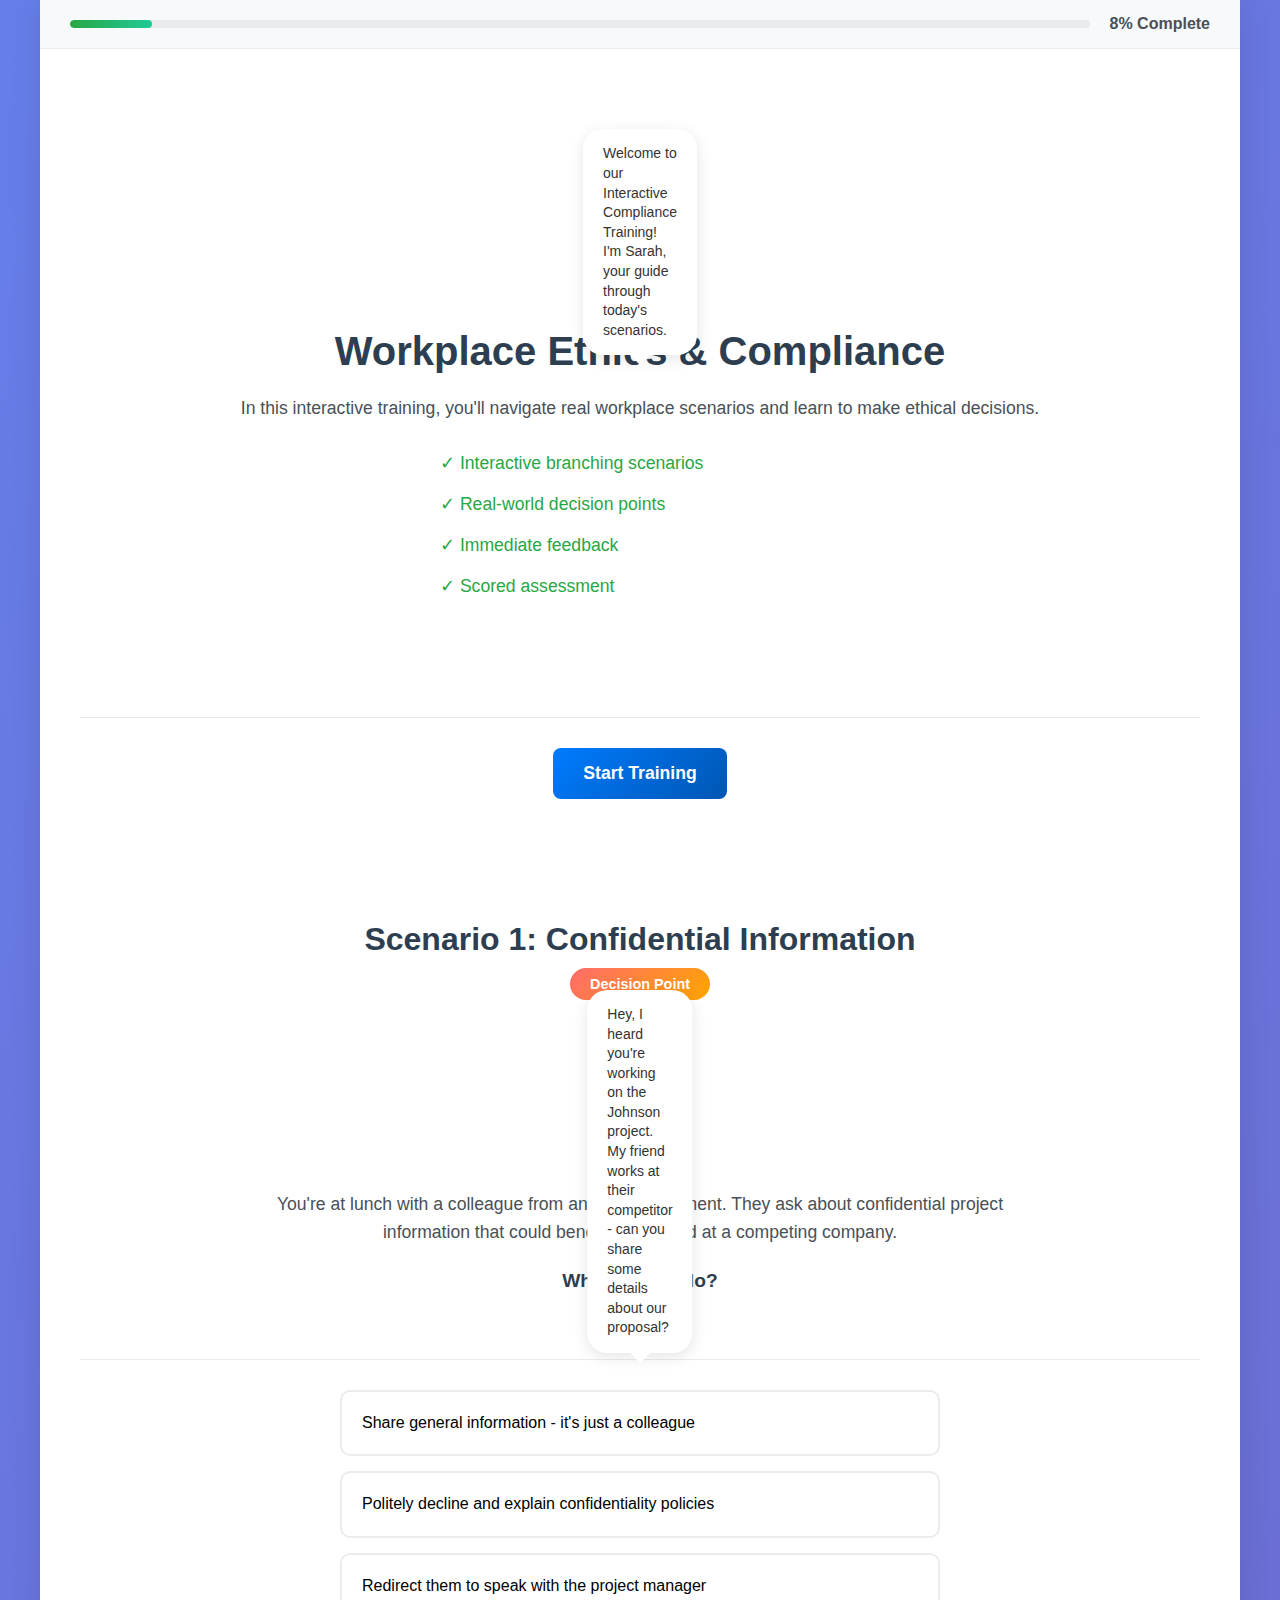
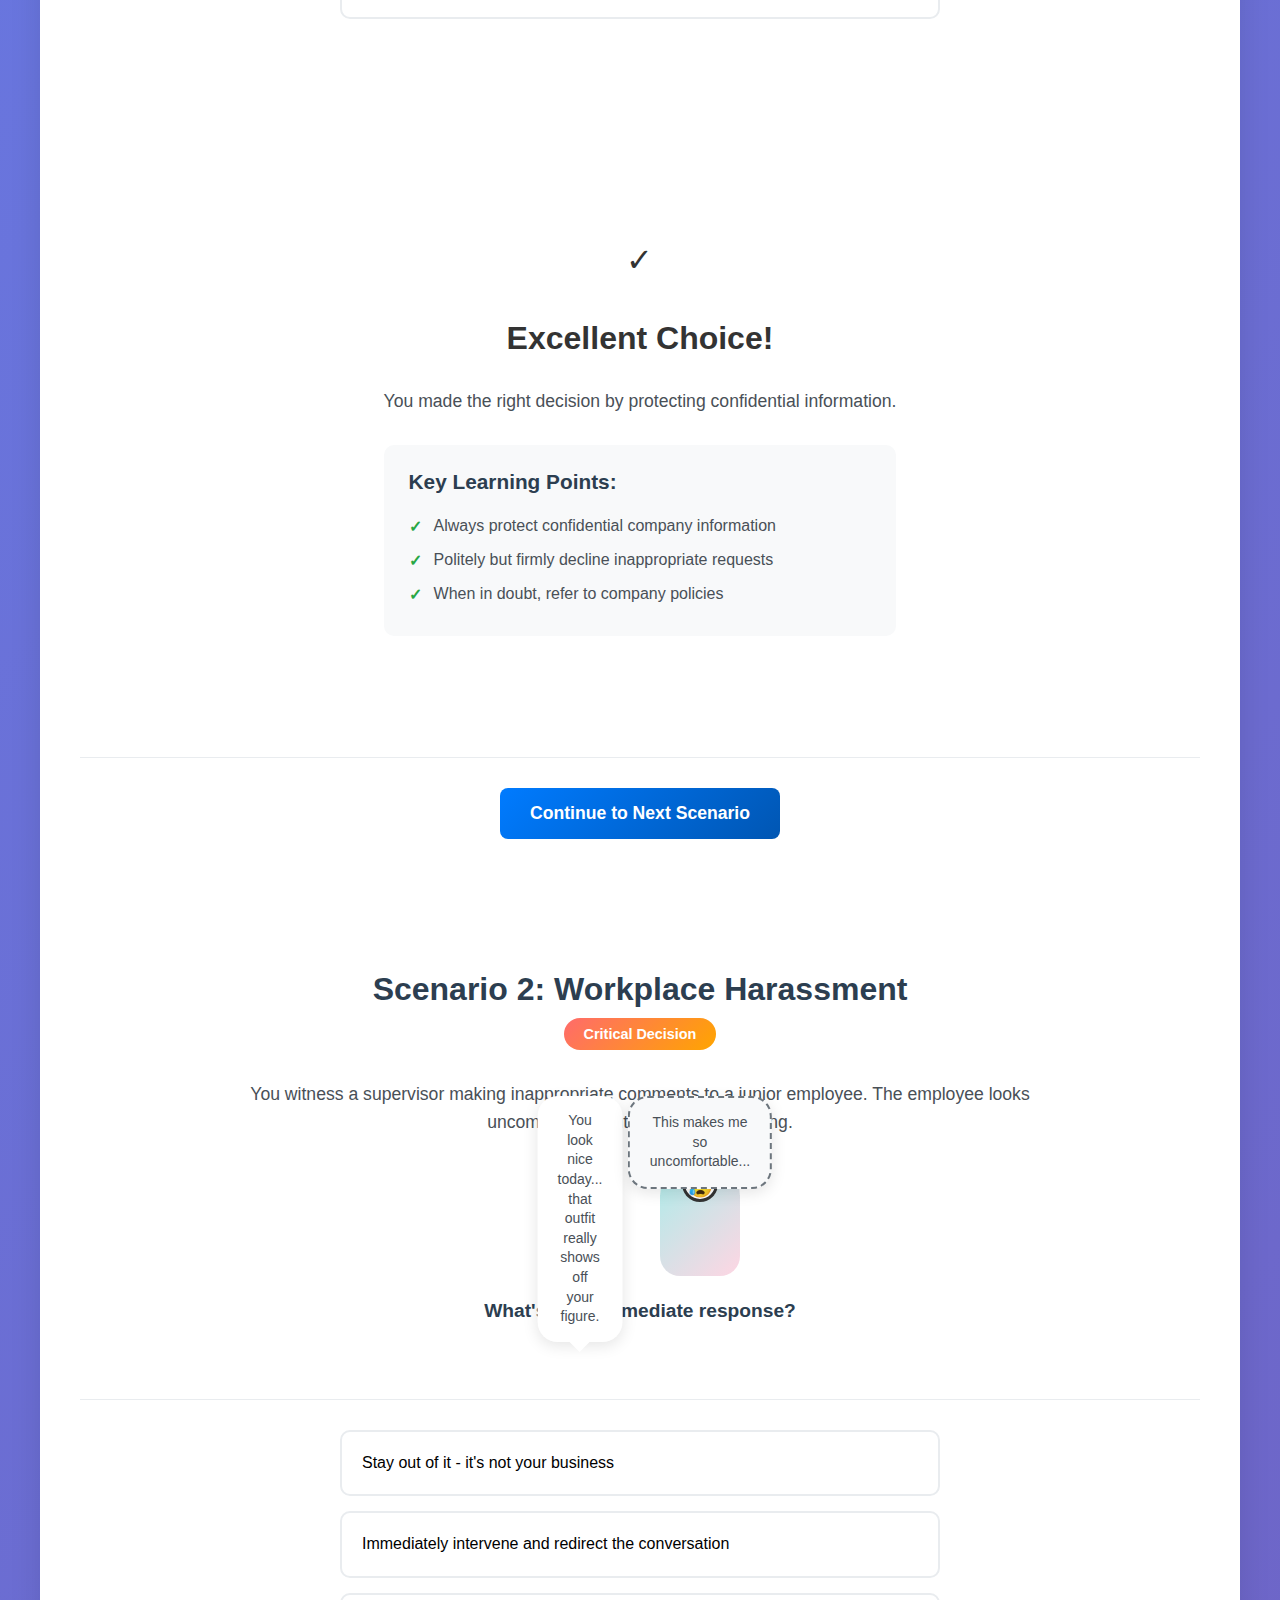
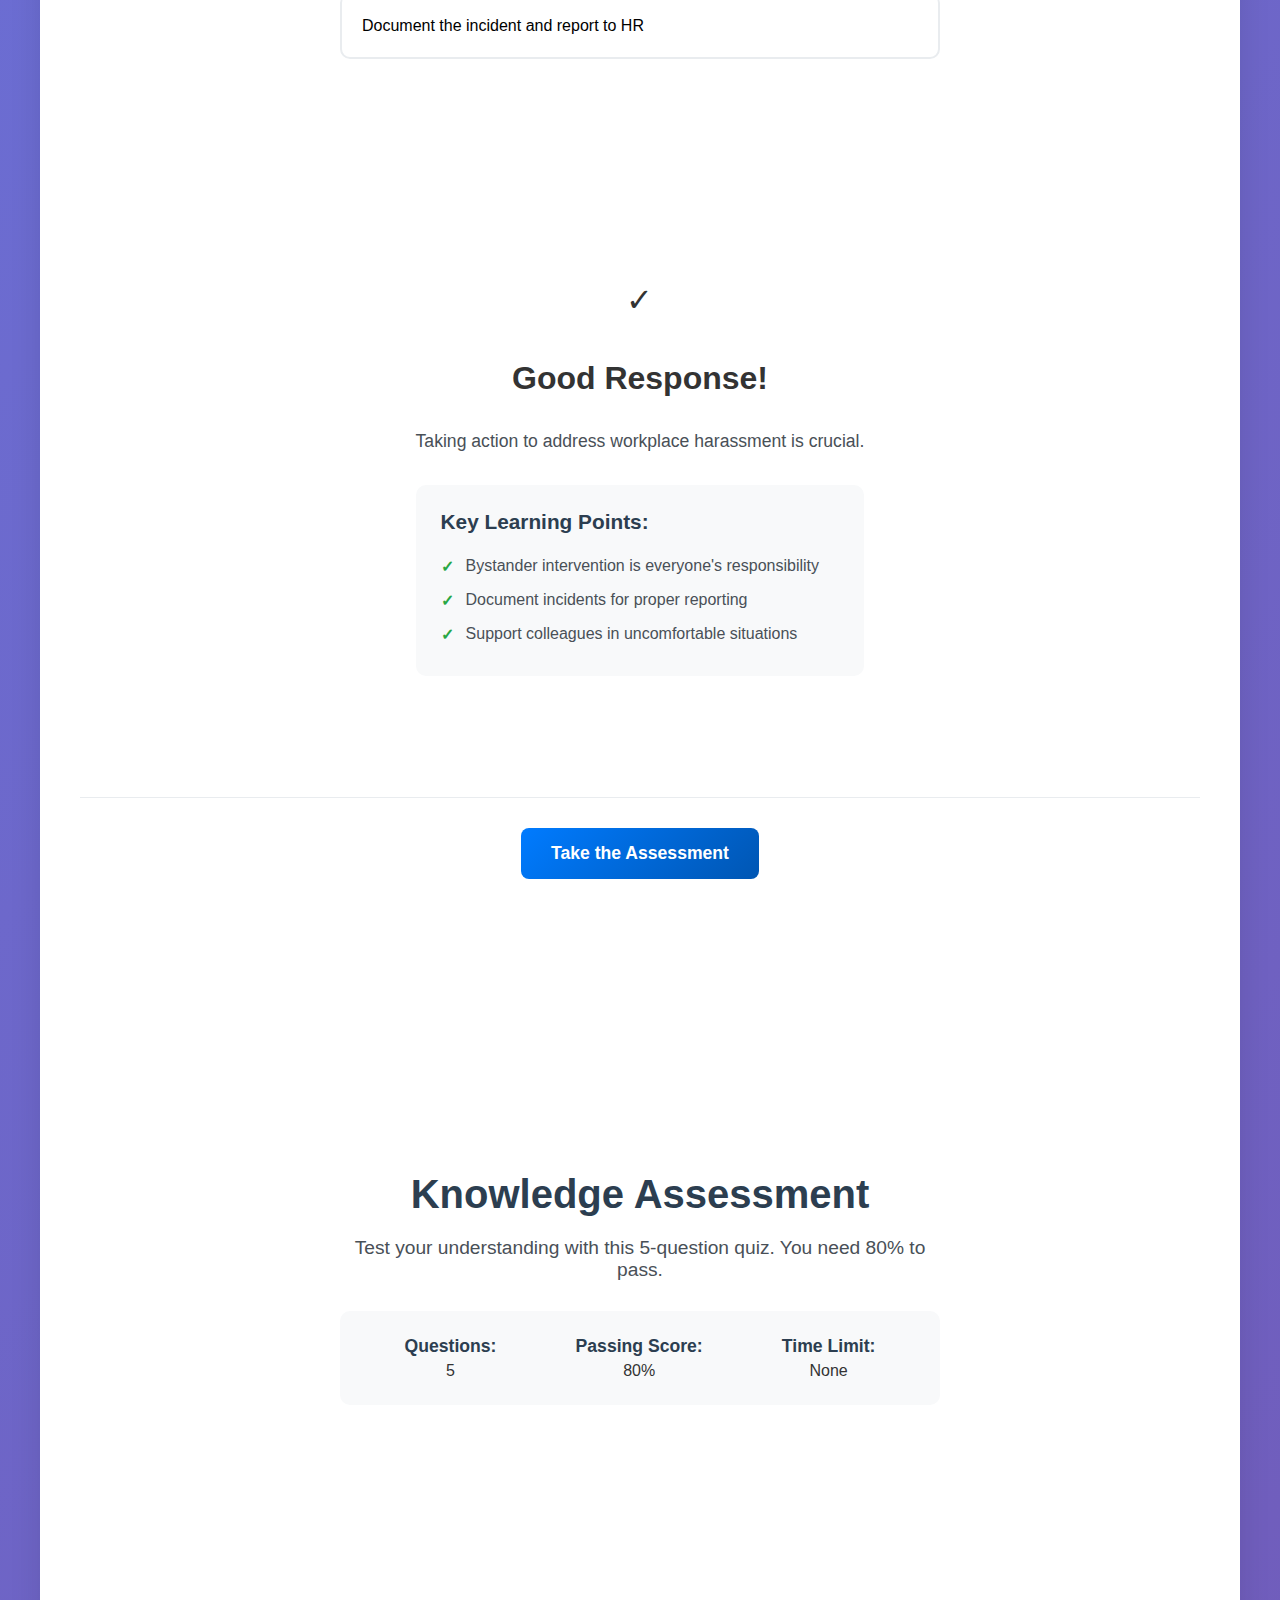
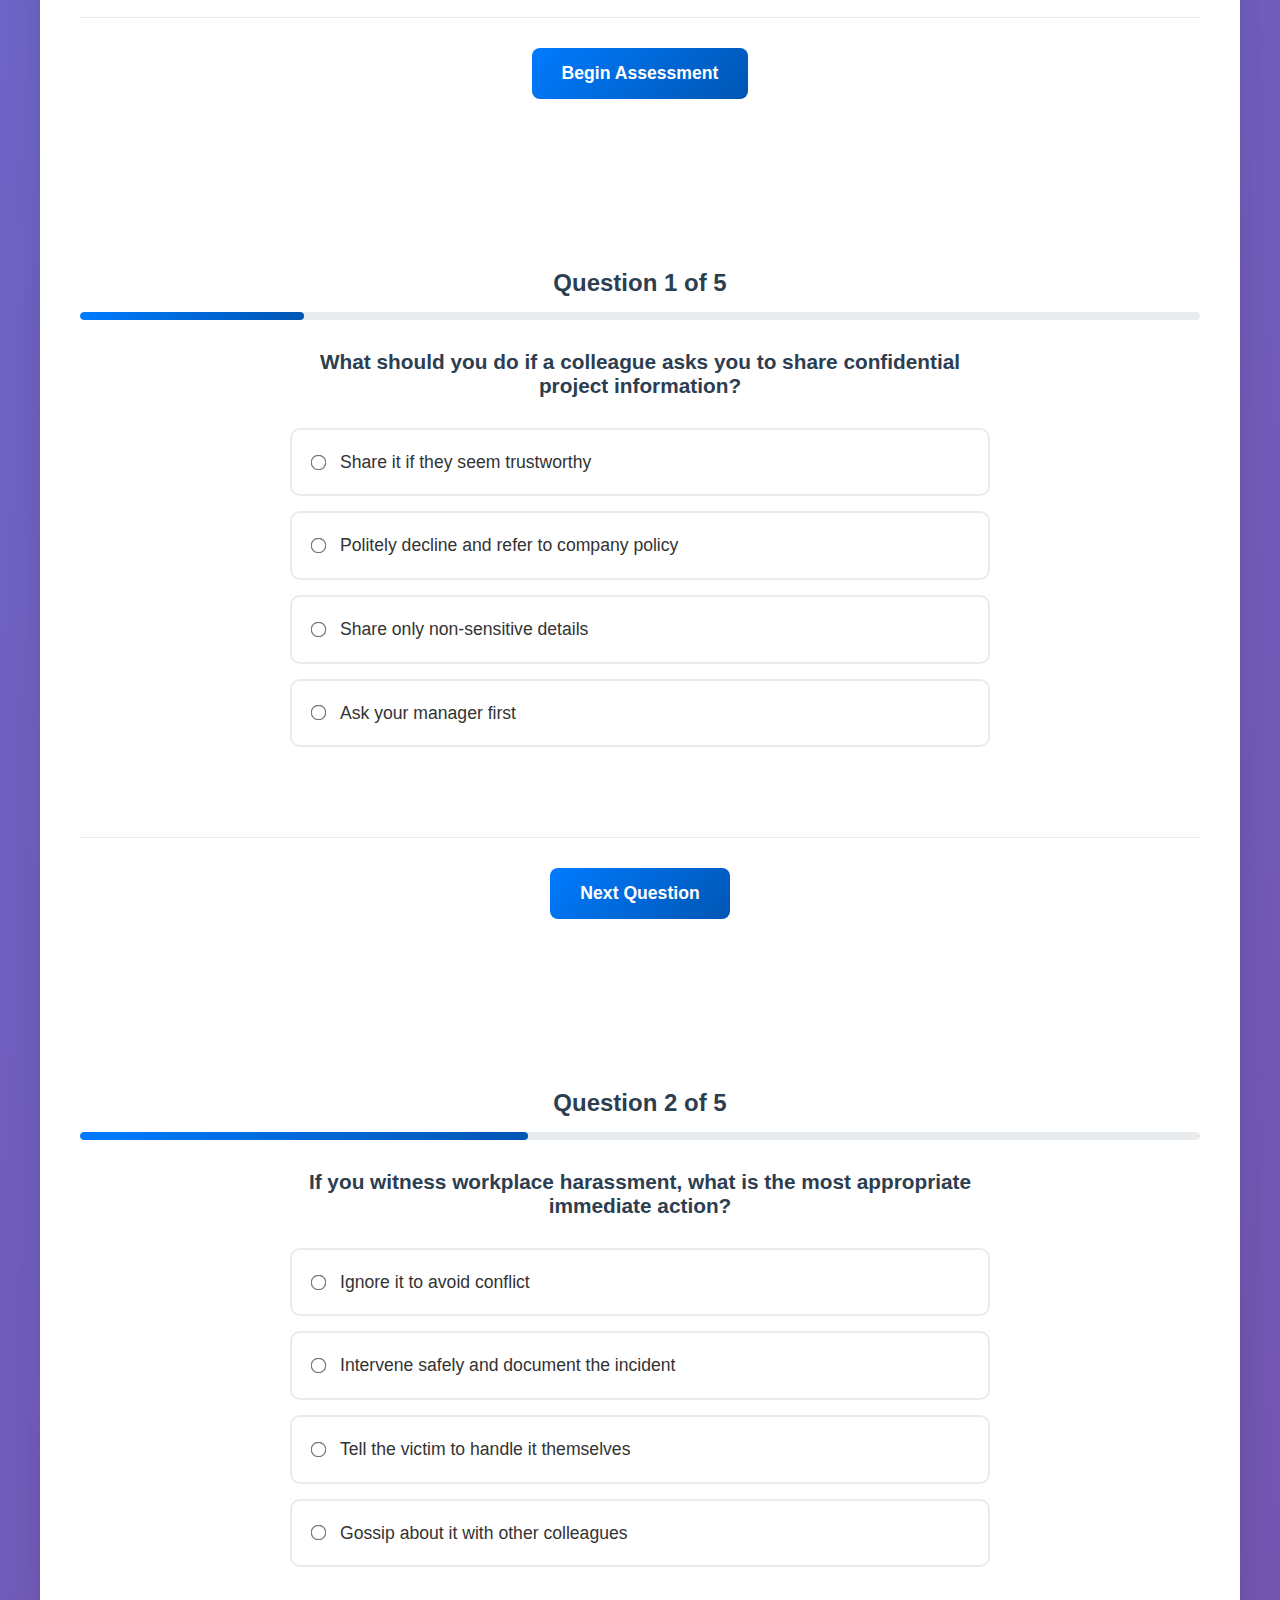
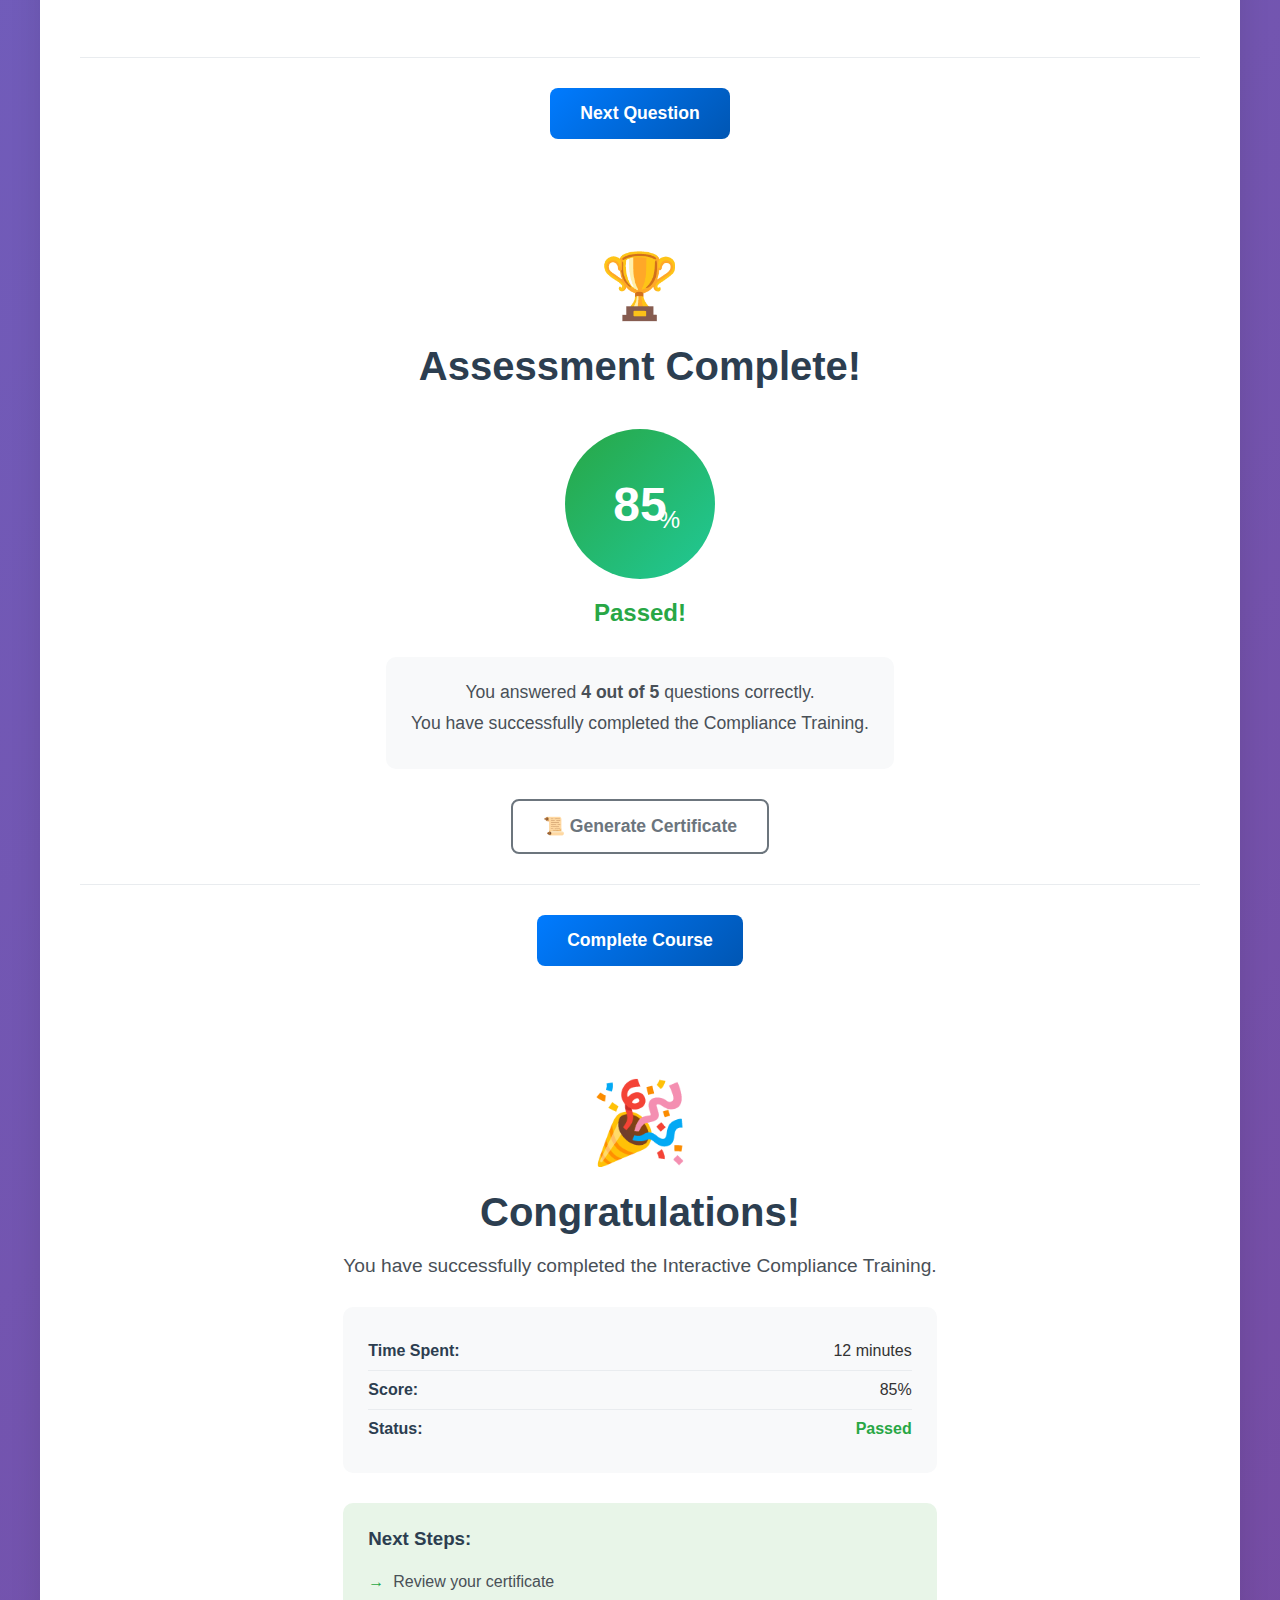
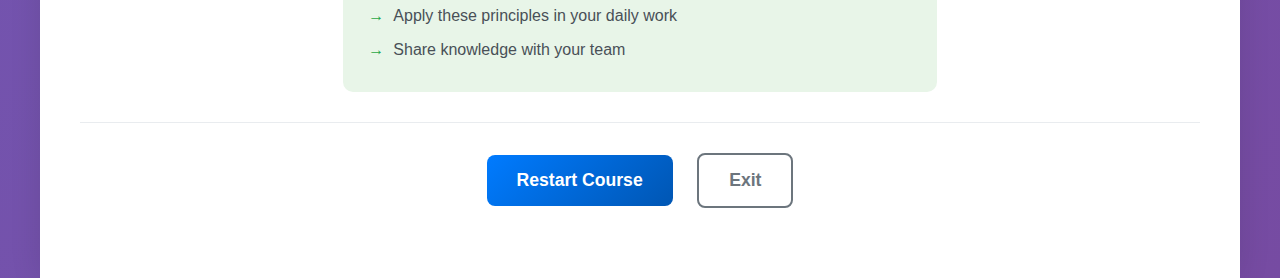
<file: projects/compliance/index.html>
<!DOCTYPE html>
<html lang="en">
<head>
    <meta charset="UTF-8">
    <meta name="viewport" content="width=device-width, initial-scale=1.0">
    <title>Interactive Compliance Training</title>
    <link rel="stylesheet" href="styles.css">
    <script src="scorm-wrapper.js"></script>
</head>
<body>
    <div id="app">
        <!-- Progress Bar -->
        <div class="progress-container">
            <div class="progress-bar">
                <div class="progress-fill" id="progressFill"></div>
            </div>
            <span class="progress-text" id="progressText">0% Complete</span>
        </div>

        <!-- Slide Container -->
        <div class="slide-container">
            <!-- Slide 1: Introduction -->
            <div class="slide active" id="slide1">
                <div class="content-area">
                    <div class="character-container">
                        <div class="character speaking" id="narrator">
                            <div class="character-body"></div>
                            <div class="speech-bubble">
                                Welcome to our Interactive Compliance Training! I'm Sarah, your guide through today's scenarios.
                            </div>
                        </div>
                    </div>
                    <div class="slide-content">
                        <h1>Workplace Ethics & Compliance</h1>
                        <p>In this interactive training, you'll navigate real workplace scenarios and learn to make ethical decisions.</p>
                        <ul>
                            <li>✓ Interactive branching scenarios</li>
                            <li>✓ Real-world decision points</li>
                            <li>✓ Immediate feedback</li>
                            <li>✓ Scored assessment</li>
                        </ul>
                    </div>
                </div>
                <div class="navigation">
                    <button class="btn-primary" onclick="nextSlide()">Start Training</button>
                </div>
            </div>

            <!-- Slide 2: Scenario 1 Setup -->
            <div class="slide" id="slide2">
                <div class="content-area">
                    <div class="scenario-header">
                        <h2>Scenario 1: Confidential Information</h2>
                        <div class="scenario-badge">Decision Point</div>
                    </div>
                    <div class="scenario-content">
                        <div class="character-container">
                            <div class="character" id="colleague">
                                <div class="character-body colleague"></div>
                                <div class="speech-bubble">
                                    Hey, I heard you're working on the Johnson project. My friend works at their competitor - can you share some details about our proposal?
                                </div>
                            </div>
                        </div>
                        <div class="scenario-text">
                            <p>You're at lunch with a colleague from another department. They ask about confidential project information that could benefit their friend at a competing company.</p>
                            <p><strong>What do you do?</strong></p>
                        </div>
                    </div>
                </div>
                <div class="navigation">
                    <div class="decision-buttons">
                        <button class="btn-decision" onclick="makeDecision('scenario1', 'share')">
                            Share general information - it's just a colleague
                        </button>
                        <button class="btn-decision" onclick="makeDecision('scenario1', 'decline')">
                            Politely decline and explain confidentiality policies
                        </button>
                        <button class="btn-decision" onclick="makeDecision('scenario1', 'redirect')">
                            Redirect them to speak with the project manager
                        </button>
                    </div>
                </div>
            </div>

            <!-- Slide 3: Scenario 1 Feedback -->
            <div class="slide" id="slide3">
                <div class="content-area">
                    <div class="feedback-container">
                        <div class="feedback-header">
                            <div class="feedback-icon" id="feedbackIcon">✓</div>
                            <h2 id="feedbackTitle">Excellent Choice!</h2>
                        </div>
                        <div class="feedback-content" id="feedbackContent">
                            <p>You made the right decision by protecting confidential information.</p>
                        </div>
                        <div class="learning-points">
                            <h3>Key Learning Points:</h3>
                            <ul id="learningPoints">
                                <li>Always protect confidential company information</li>
                                <li>Politely but firmly decline inappropriate requests</li>
                                <li>When in doubt, refer to company policies</li>
                            </ul>
                        </div>
                    </div>
                </div>
                <div class="navigation">
                    <button class="btn-primary" onclick="nextSlide()">Continue to Next Scenario</button>
                </div>
            </div>

            <!-- Slide 4: Scenario 2 Setup -->
            <div class="slide" id="slide4">
                <div class="content-area">
                    <div class="scenario-header">
                        <h2>Scenario 2: Workplace Harassment</h2>
                        <div class="scenario-badge">Critical Decision</div>
                    </div>
                    <div class="scenario-content">
                        <div class="scenario-text">
                            <p>You witness a supervisor making inappropriate comments to a junior employee. The employee looks uncomfortable but hasn't said anything.</p>
                            <div class="character-container">
                                <div class="character supervisor">
                                    <div class="character-body supervisor"></div>
                                    <div class="speech-bubble">
                                        You look nice today... that outfit really shows off your figure.
                                    </div>
                                </div>
                                <div class="character employee">
                                    <div class="character-body employee"></div>
                                    <div class="thought-bubble">
                                        This makes me so uncomfortable...
                                    </div>
                                </div>
                            </div>
                            <p><strong>What's your immediate response?</strong></p>
                        </div>
                    </div>
                </div>
                <div class="navigation">
                    <div class="decision-buttons">
                        <button class="btn-decision" onclick="makeDecision('scenario2', 'ignore')">
                            Stay out of it - it's not your business
                        </button>
                        <button class="btn-decision" onclick="makeDecision('scenario2', 'intervene')">
                            Immediately intervene and redirect the conversation
                        </button>
                        <button class="btn-decision" onclick="makeDecision('scenario2', 'report')">
                            Document the incident and report to HR
                        </button>
                    </div>
                </div>
            </div>

            <!-- Slide 5: Scenario 2 Feedback -->
            <div class="slide" id="slide5">
                <div class="content-area">
                    <div class="feedback-container">
                        <div class="feedback-header">
                            <div class="feedback-icon" id="feedbackIcon2">✓</div>
                            <h2 id="feedbackTitle2">Good Response!</h2>
                        </div>
                        <div class="feedback-content" id="feedbackContent2">
                            <p>Taking action to address workplace harassment is crucial.</p>
                        </div>
                        <div class="learning-points">
                            <h3>Key Learning Points:</h3>
                            <ul id="learningPoints2">
                                <li>Bystander intervention is everyone's responsibility</li>
                                <li>Document incidents for proper reporting</li>
                                <li>Support colleagues in uncomfortable situations</li>
                            </ul>
                        </div>
                    </div>
                </div>
                <div class="navigation">
                    <button class="btn-primary" onclick="nextSlide()">Take the Assessment</button>
                </div>
            </div>

            <!-- Slide 6: Quiz Introduction -->
            <div class="slide" id="slide6">
                <div class="content-area">
                    <div class="quiz-intro">
                        <h2>Knowledge Assessment</h2>
                        <p>Test your understanding with this 5-question quiz. You need 80% to pass.</p>
                        <div class="quiz-info">
                            <div class="info-item">
                                <strong>Questions:</strong> 5
                            </div>
                            <div class="info-item">
                                <strong>Passing Score:</strong> 80%
                            </div>
                            <div class="info-item">
                                <strong>Time Limit:</strong> None
                            </div>
                        </div>
                    </div>
                </div>
                <div class="navigation">
                    <button class="btn-primary" onclick="startQuiz()">Begin Assessment</button>
                </div>
            </div>

            <!-- Quiz Slides -->
            <div class="slide quiz-slide" id="quiz1">
                <div class="content-area">
                    <div class="quiz-header">
                        <h3>Question 1 of 5</h3>
                        <div class="quiz-progress">
                            <div class="quiz-progress-fill" style="width: 20%"></div>
                        </div>
                    </div>
                    <div class="quiz-question">
                        <p>What should you do if a colleague asks you to share confidential project information?</p>
                        <div class="quiz-options">
                            <label class="quiz-option">
                                <input type="radio" name="q1" value="a">
                                <span>Share it if they seem trustworthy</span>
                            </label>
                            <label class="quiz-option">
                                <input type="radio" name="q1" value="b">
                                <span>Politely decline and refer to company policy</span>
                            </label>
                            <label class="quiz-option">
                                <input type="radio" name="q1" value="c">
                                <span>Share only non-sensitive details</span>
                            </label>
                            <label class="quiz-option">
                                <input type="radio" name="q1" value="d">
                                <span>Ask your manager first</span>
                            </label>
                        </div>
                    </div>
                </div>
                <div class="navigation">
                    <button class="btn-primary" onclick="nextQuizQuestion(1)">Next Question</button>
                </div>
            </div>

            <!-- Additional quiz questions would follow similar pattern -->
            <div class="slide quiz-slide" id="quiz2">
                <div class="content-area">
                    <div class="quiz-header">
                        <h3>Question 2 of 5</h3>
                        <div class="quiz-progress">
                            <div class="quiz-progress-fill" style="width: 40%"></div>
                        </div>
                    </div>
                    <div class="quiz-question">
                        <p>If you witness workplace harassment, what is the most appropriate immediate action?</p>
                        <div class="quiz-options">
                            <label class="quiz-option">
                                <input type="radio" name="q2" value="a">
                                <span>Ignore it to avoid conflict</span>
                            </label>
                            <label class="quiz-option">
                                <input type="radio" name="q2" value="b">
                                <span>Intervene safely and document the incident</span>
                            </label>
                            <label class="quiz-option">
                                <input type="radio" name="q2" value="c">
                                <span>Tell the victim to handle it themselves</span>
                            </label>
                            <label class="quiz-option">
                                <input type="radio" name="q2" value="d">
                                <span>Gossip about it with other colleagues</span>
                            </label>
                        </div>
                    </div>
                </div>
                <div class="navigation">
                    <button class="btn-primary" onclick="nextQuizQuestion(2)">Next Question</button>
                </div>
            </div>

            <!-- Quiz Results -->
            <div class="slide" id="quizResults">
                <div class="content-area">
                    <div class="results-container">
                        <div class="results-header">
                            <div class="results-icon" id="resultsIcon">🏆</div>
                            <h2 id="resultsTitle">Assessment Complete!</h2>
                        </div>
                        <div class="results-score">
                            <div class="score-circle">
                                <span class="score-number" id="scoreNumber">85</span>
                                <span class="score-percent">%</span>
                            </div>
                            <p class="score-status" id="scoreStatus">Passed!</p>
                        </div>
                        <div class="results-breakdown" id="resultsBreakdown">
                            <p>You answered <strong>4 out of 5</strong> questions correctly.</p>
                            <p>You have successfully completed the Compliance Training.</p>
                        </div>
                        <div class="certificate-section">
                            <button class="btn-secondary" onclick="generateCertificate()">
                                📜 Generate Certificate
                            </button>
                        </div>
                    </div>
                </div>
                <div class="navigation">
                    <button class="btn-primary" onclick="completeCourse()">Complete Course</button>
                </div>
            </div>

            <!-- Completion Slide -->
            <div class="slide" id="completion">
                <div class="content-area">
                    <div class="completion-container">
                        <div class="completion-icon">🎉</div>
                        <h2>Congratulations!</h2>
                        <p>You have successfully completed the Interactive Compliance Training.</p>
                        <div class="completion-stats">
                            <div class="stat-item">
                                <strong>Time Spent:</strong> <span id="timeSpent">12 minutes</span>
                            </div>
                            <div class="stat-item">
                                <strong>Score:</strong> <span id="finalScore">85%</span>
                            </div>
                            <div class="stat-item">
                                <strong>Status:</strong> <span class="passed">Passed</span>
                            </div>
                        </div>
                        <div class="next-steps">
                            <h3>Next Steps:</h3>
                            <ul>
                                <li>Review your certificate</li>
                                <li>Apply these principles in your daily work</li>
                                <li>Share knowledge with your team</li>
                            </ul>
                        </div>
                    </div>
                </div>
                <div class="navigation">
                    <button class="btn-primary" onclick="restartCourse()">Restart Course</button>
                    <button class="btn-secondary" onclick="exitCourse()">Exit</button>
                </div>
            </div>
        </div>
    </div>

    <script src="quiz.js"></script>
    <script src="main.js"></script>
</body>
</html>
</file>
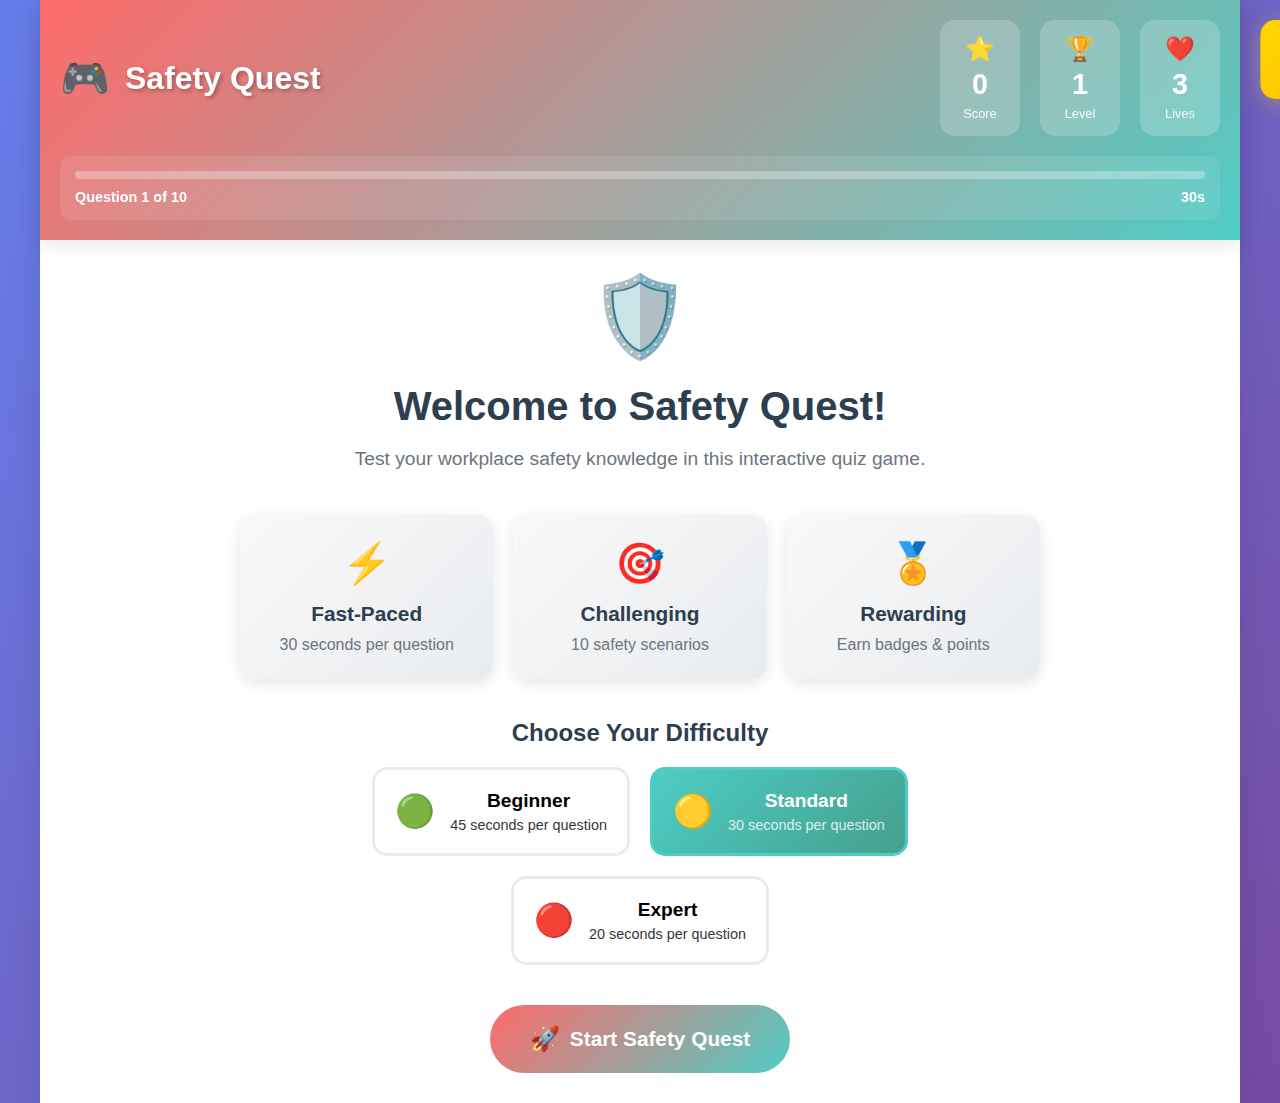
<file: projects/gamified-quiz/index.html>
<!DOCTYPE html>
<html lang="en">
<head>
    <meta charset="UTF-8">
    <meta name="viewport" content="width=device-width, initial-scale=1.0">
    <title>Gamified Safety Assessment</title>
    <link rel="stylesheet" href="styles.css">
</head>
<body>
    <div id="app">
        <!-- Game Header -->
        <header class="game-header">
            <div class="header-content">
                <div class="game-logo">
                    <div class="logo-icon">🎮</div>
                    <h1>Safety Quest</h1>
                </div>
                <div class="game-stats">
                    <div class="stat-item">
                        <div class="stat-icon">⭐</div>
                        <div class="stat-value" id="currentScore">0</div>
                        <div class="stat-label">Score</div>
                    </div>
                    <div class="stat-item">
                        <div class="stat-icon">🏆</div>
                        <div class="stat-value" id="currentLevel">1</div>
                        <div class="stat-label">Level</div>
                    </div>
                    <div class="stat-item">
                        <div class="stat-icon">❤️</div>
                        <div class="stat-value" id="currentLives">3</div>
                        <div class="stat-label">Lives</div>
                    </div>
                </div>
            </div>
            
            <!-- Progress Bar -->
            <div class="progress-container">
                <div class="progress-bar">
                    <div class="progress-fill" id="gameProgress"></div>
                </div>
                <div class="progress-text">
                    <span id="questionCounter">Question 1 of 10</span>
                    <span id="timeRemaining">30s</span>
                </div>
            </div>
        </header>

        <!-- Game Container -->
        <main class="game-container">
            <!-- Welcome Screen -->
            <section class="game-screen active" id="welcomeScreen">
                <div class="welcome-content">
                    <div class="welcome-hero">
                        <div class="hero-icon">🛡️</div>
                        <h2>Welcome to Safety Quest!</h2>
                        <p>Test your workplace safety knowledge in this interactive quiz game.</p>
                    </div>
                    
                    <div class="game-features">
                        <div class="feature-grid">
                            <div class="feature-card">
                                <div class="feature-icon">⚡</div>
                                <h3>Fast-Paced</h3>
                                <p>30 seconds per question</p>
                            </div>
                            <div class="feature-card">
                                <div class="feature-icon">🎯</div>
                                <h3>Challenging</h3>
                                <p>10 safety scenarios</p>
                            </div>
                            <div class="feature-card">
                                <div class="feature-icon">🏅</div>
                                <h3>Rewarding</h3>
                                <p>Earn badges & points</p>
                            </div>
                        </div>
                    </div>
                    
                    <div class="difficulty-selection">
                        <h3>Choose Your Difficulty</h3>
                        <div class="difficulty-buttons">
                            <button class="difficulty-btn" data-difficulty="easy" onclick="selectDifficulty('easy')">
                                <div class="difficulty-icon">🟢</div>
                                <div class="difficulty-info">
                                    <h4>Beginner</h4>
                                    <p>45 seconds per question</p>
                                </div>
                            </button>
                            <button class="difficulty-btn selected" data-difficulty="normal" onclick="selectDifficulty('normal')">
                                <div class="difficulty-icon">🟡</div>
                                <div class="difficulty-info">
                                    <h4>Standard</h4>
                                    <p>30 seconds per question</p>
                                </div>
                            </button>
                            <button class="difficulty-btn" data-difficulty="hard" onclick="selectDifficulty('hard')">
                                <div class="difficulty-icon">🔴</div>
                                <div class="difficulty-info">
                                    <h4>Expert</h4>
                                    <p>20 seconds per question</p>
                                </div>
                            </button>
                        </div>
                    </div>
                    
                    <div class="start-section">
                        <button class="start-btn" onclick="startGame()">
                            <span class="btn-icon">🚀</span>
                            Start Safety Quest
                        </button>
                    </div>
                </div>
            </section>

            <!-- Game Screen -->
            <section class="game-screen" id="gameScreen">
                <div class="question-container">
                    <div class="question-header">
                        <div class="scenario-badge" id="scenarioBadge">Scenario 1</div>
                        <div class="timer-circle">
                            <svg class="timer-ring" width="60" height="60">
                                <circle class="timer-ring-bg" stroke="#e0e0e0" stroke-width="4" fill="transparent" r="26" cx="30" cy="30"/>
                                <circle class="timer-ring-progress" stroke="#FF6B6B" stroke-width="4" fill="transparent" r="26" cx="30" cy="30"/>
                            </svg>
                            <div class="timer-text" id="timerText">30</div>
                        </div>
                    </div>
                    
                    <div class="question-content">
                        <div class="scenario-image" id="scenarioImage">
                            <div class="image-placeholder">
                                <div class="scenario-icon">⚠️</div>
                            </div>
                        </div>
                        
                        <div class="question-text">
                            <h3 id="questionTitle">Loading question...</h3>
                            <p id="questionDescription">Please wait while we load the next scenario.</p>
                        </div>
                    </div>
                    
                    <div class="answer-section">
                        <div class="answer-grid" id="answerGrid">
                            <!-- Answers will be populated by JavaScript -->
                        </div>
                    </div>
                </div>
                
                <!-- Power-ups -->
                <div class="powerups-container">
                    <button class="powerup-btn" id="fiftyFifty" onclick="usePowerup('fiftyFifty')" title="Remove 2 wrong answers">
                        <div class="powerup-icon">50/50</div>
                        <div class="powerup-count">1</div>
                    </button>
                    <button class="powerup-btn" id="extraTime" onclick="usePowerup('extraTime')" title="Add 15 seconds">
                        <div class="powerup-icon">⏰</div>
                        <div class="powerup-count">1</div>
                    </button>
                    <button class="powerup-btn" id="skipQuestion" onclick="usePowerup('skipQuestion')" title="Skip this question">
                        <div class="powerup-icon">⏭️</div>
                        <div class="powerup-count">1</div>
                    </button>
                </div>
            </section>

            <!-- Results Screen -->
            <section class="game-screen" id="resultsScreen">
                <div class="results-content">
                    <div class="results-header">
                        <div class="results-icon" id="resultsIcon">🏆</div>
                        <h2 id="resultsTitle">Quest Complete!</h2>
                        <div class="final-score">
                            <span class="score-label">Final Score</span>
                            <span class="score-value" id="finalScore">0</span>
                        </div>
                    </div>
                    
                    <div class="performance-breakdown">
                        <div class="performance-grid">
                            <div class="performance-card">
                                <div class="performance-icon">✅</div>
                                <div class="performance-value" id="correctAnswers">0</div>
                                <div class="performance-label">Correct</div>
                            </div>
                            <div class="performance-card">
                                <div class="performance-icon">❌</div>
                                <div class="performance-value" id="incorrectAnswers">0</div>
                                <div class="performance-label">Incorrect</div>
                            </div>
                            <div class="performance-card">
                                <div class="performance-icon">⚡</div>
                                <div class="performance-value" id="averageTime">0s</div>
                                <div class="performance-label">Avg Time</div>
                            </div>
                            <div class="performance-card">
                                <div class="performance-icon">🎯</div>
                                <div class="performance-value" id="accuracy">0%</div>
                                <div class="performance-label">Accuracy</div>
                            </div>
                        </div>
                    </div>
                    
                    <div class="badges-earned">
                        <h3>Badges Earned</h3>
                        <div class="badges-grid" id="badgesGrid">
                            <!-- Badges will be populated by JavaScript -->
                        </div>
                    </div>
                    
                    <div class="leaderboard-section">
                        <h3>Leaderboard Position</h3>
                        <div class="leaderboard-card">
                            <div class="position-info">
                                <div class="position-rank" id="playerRank">#1</div>
                                <div class="position-details">
                                    <div class="player-name">You</div>
                                    <div class="player-score" id="leaderboardScore">0 points</div>
                                </div>
                            </div>
                            <div class="rank-badge" id="rankBadge">🥇</div>
                        </div>
                        
                        <div class="top-scores">
                            <h4>Top 3 Scores Today</h4>
                            <div class="scores-list" id="topScores">
                                <!-- Top scores will be populated by JavaScript -->
                            </div>
                        </div>
                    </div>
                    
                    <div class="results-actions">
                        <button class="action-btn primary" onclick="playAgain()">
                            <span class="btn-icon">🔄</span>
                            Play Again
                        </button>
                        <button class="action-btn secondary" onclick="shareResults()">
                            <span class="btn-icon">📤</span>
                            Share Results
                        </button>
                        <button class="action-btn secondary" onclick="viewCertificate()">
                            <span class="btn-icon">📜</span>
                            View Certificate
                        </button>
                    </div>
                </div>
            </section>

            <!-- Feedback Modal -->
            <div class="modal-overlay" id="feedbackModal">
                <div class="modal-content">
                    <div class="feedback-header">
                        <div class="feedback-icon" id="feedbackIcon">✅</div>
                        <h3 id="feedbackTitle">Correct!</h3>
                    </div>
                    <div class="feedback-body">
                        <p id="feedbackText">Great job! You selected the correct safety procedure.</p>
                        <div class="feedback-explanation" id="feedbackExplanation">
                            <!-- Detailed explanation will be shown here -->
                        </div>
                        <div class="points-earned">
                            <span class="points-text">Points Earned:</span>
                            <span class="points-value" id="pointsEarned">+100</span>
                        </div>
                    </div>
                    <div class="feedback-actions">
                        <button class="continue-btn" onclick="nextQuestion()">
                            Continue <span class="btn-arrow">→</span>
                        </button>
                    </div>
                </div>
            </div>

            <!-- Achievement Toast -->
            <div class="achievement-toast" id="achievementToast">
                <div class="achievement-content">
                    <div class="achievement-icon">🏅</div>
                    <div class="achievement-text">
                        <div class="achievement-title">Achievement Unlocked!</div>
                        <div class="achievement-description" id="achievementDescription">Speed Demon</div>
                    </div>
                </div>
            </div>
        </main>

        <!-- Sound Effects (hidden audio elements) -->
        <audio id="correctSound" preload="auto">
            <source src="[data-uri]" type="audio/wav">
        </audio>
        <audio id="incorrectSound" preload="auto">
            <source src="[data-uri]" type="audio/wav">
        </audio>
        <audio id="achievementSound" preload="auto">
            <source src="[data-uri]" type="audio/wav">
        </audio>
    </div>

    <script src="game-data.js"></script>
    <script src="main.js"></script>
</body>
</html>
</file>
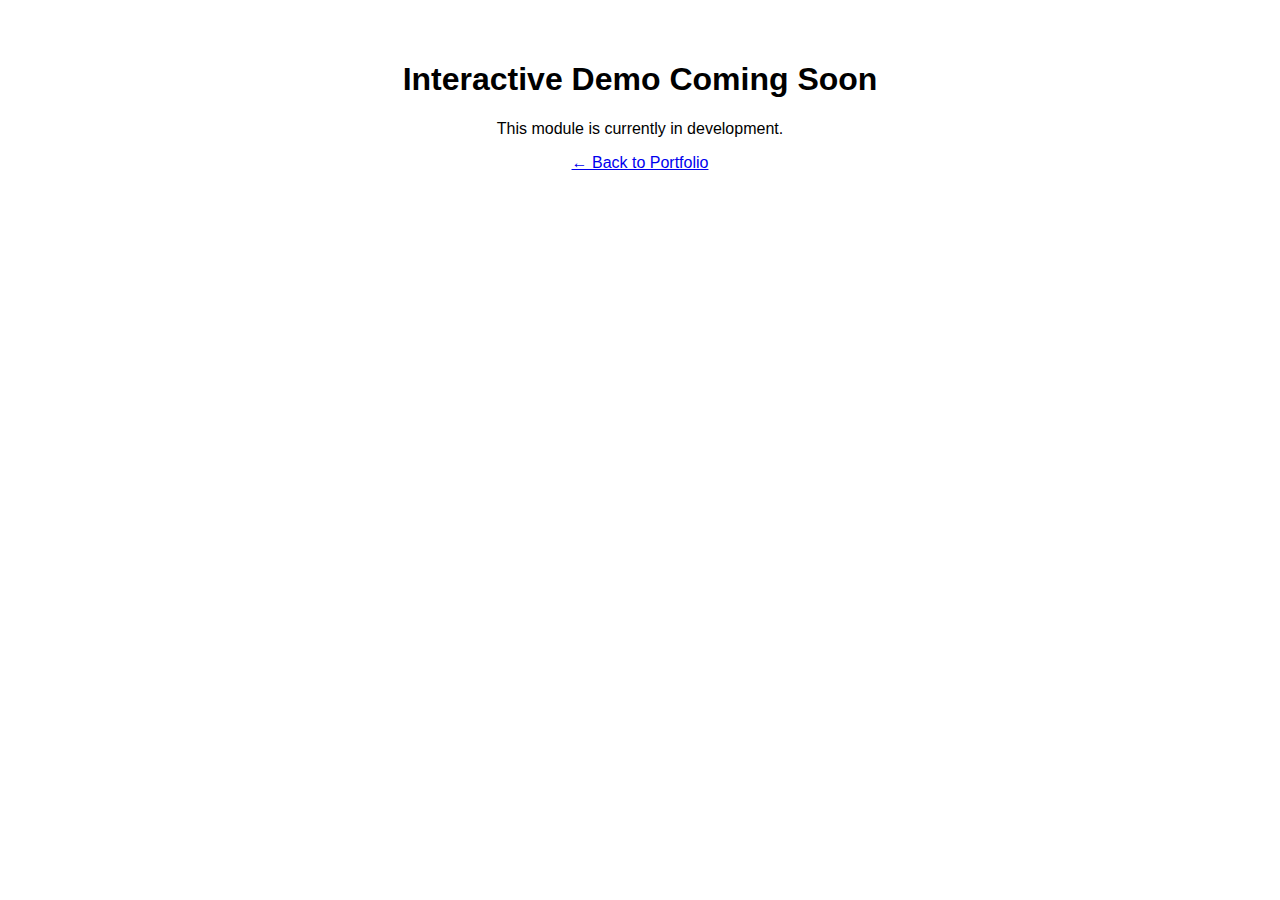
<file: projects/h5p-demo/index.html>
<!DOCTYPE html>
<html lang="en">
<head>
  <meta charset="UTF-8">
  <meta name="viewport" content="width=device-width, initial-scale=1.0">
  <title>Demo Coming Soon</title>
  <style>
    body { 
      font-family: Arial, sans-serif; 
      text-align: center; 
      padding: 2rem;
    }
  </style>
</head>
<body>
  <h1>Interactive Demo Coming Soon</h1>
  <p>This module is currently in development.</p>
  <p><a href="../">← Back to Portfolio</a></p>
</body>
</html>
</file>
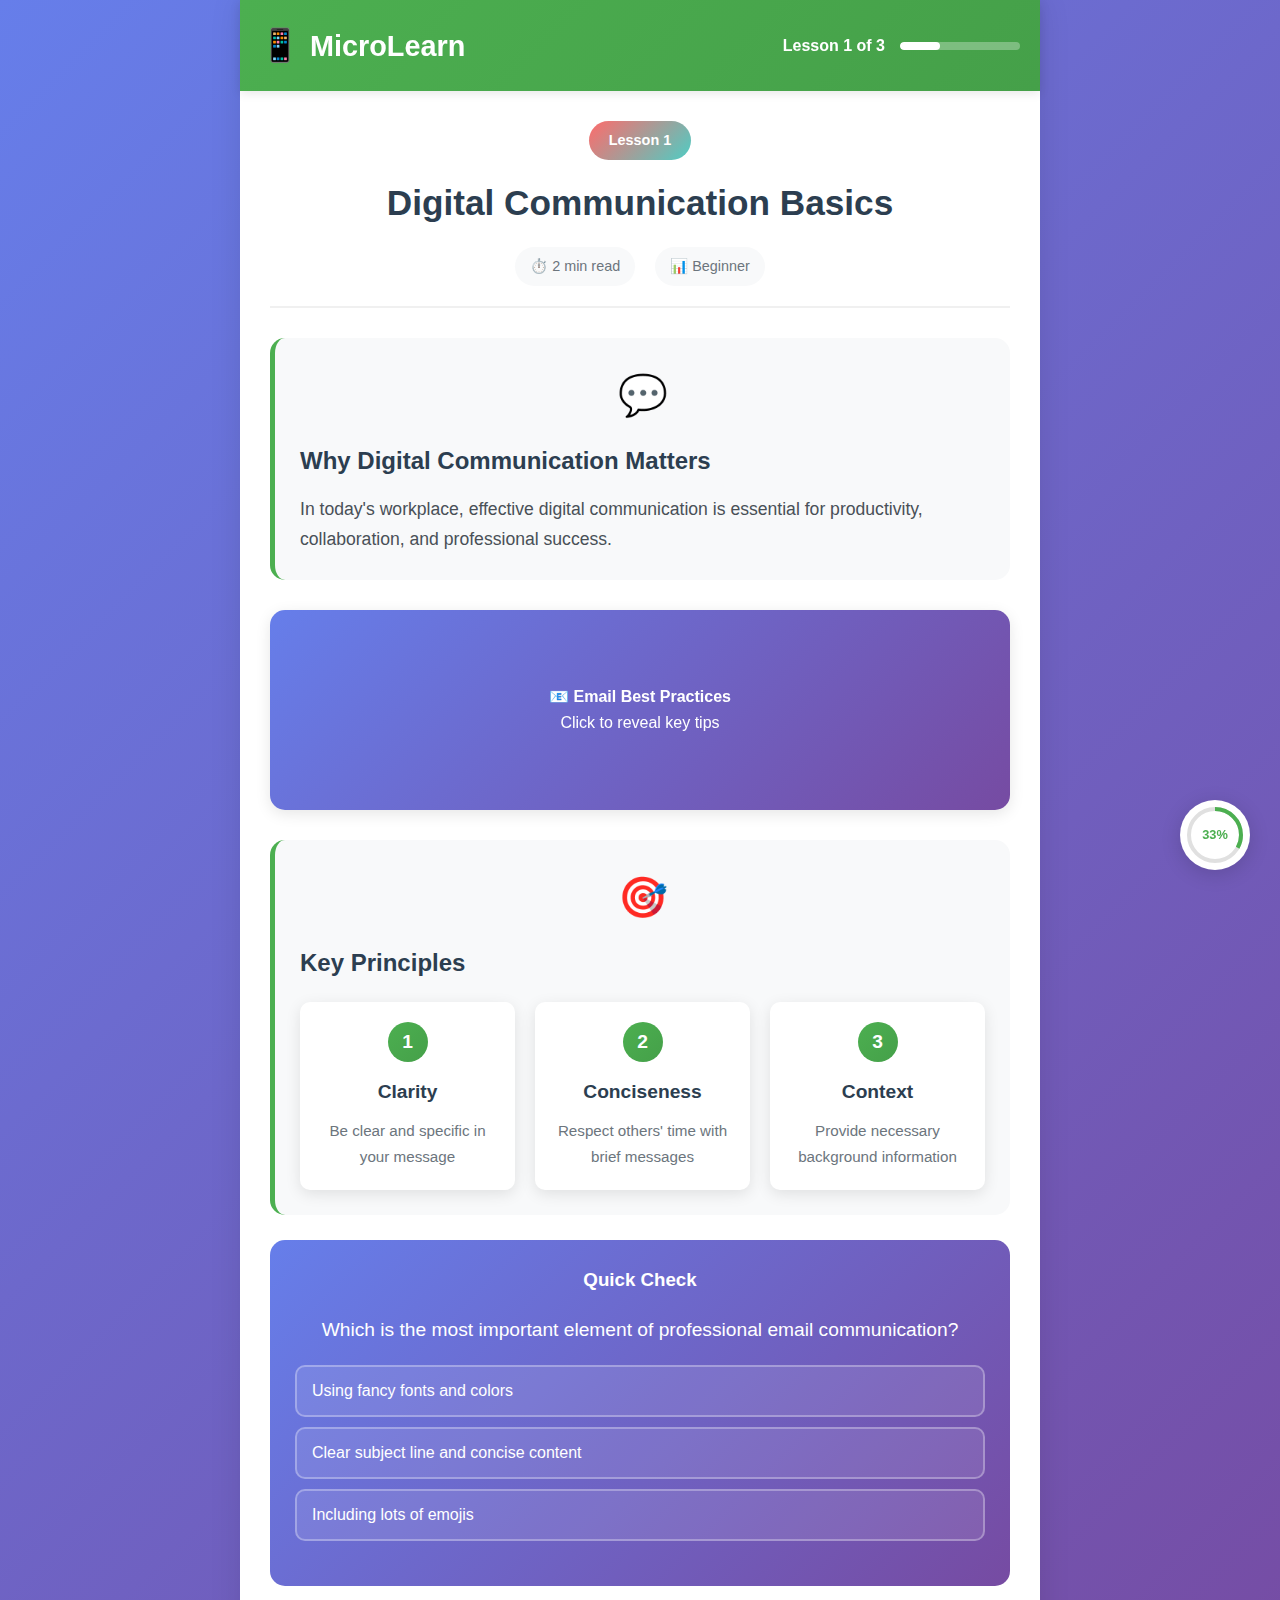
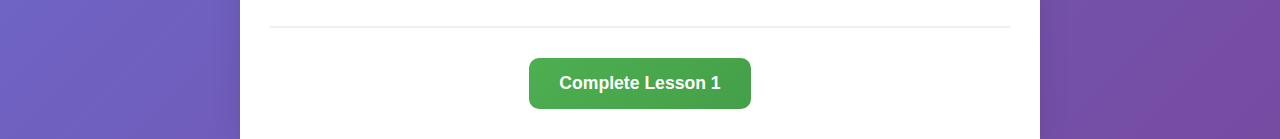
<file: projects/microlearning/index.html>
<!DOCTYPE html>
<html lang="en">
<head>
    <meta charset="UTF-8">
    <meta name="viewport" content="width=device-width, initial-scale=1.0">
    <title>Mobile Microlearning Series</title>
    <link rel="stylesheet" href="styles.css">
    <script src="xapi-wrapper.js"></script>
</head>
<body>
    <div id="app">
        <!-- Header -->
        <header class="app-header">
            <div class="header-content">
                <div class="logo">
                    <div class="logo-icon">📱</div>
                    <h1>MicroLearn</h1>
                </div>
                <div class="progress-indicator">
                    <span class="lesson-counter" id="lessonCounter">Lesson 1 of 3</span>
                    <div class="overall-progress">
                        <div class="overall-progress-fill" id="overallProgress"></div>
                    </div>
                </div>
            </div>
        </header>

        <!-- Lesson Container -->
        <main class="lesson-container">
            <!-- Lesson 1: Digital Communication Basics -->
            <section class="lesson active" id="lesson1">
                <div class="lesson-header">
                    <div class="lesson-badge">Lesson 1</div>
                    <h2>Digital Communication Basics</h2>
                    <div class="lesson-meta">
                        <span class="duration">⏱️ 2 min read</span>
                        <span class="difficulty">📊 Beginner</span>
                    </div>
                </div>

                <div class="lesson-content">
                    <div class="content-block">
                        <div class="content-icon">💬</div>
                        <h3>Why Digital Communication Matters</h3>
                        <p>In today's workplace, effective digital communication is essential for productivity, collaboration, and professional success.</p>
                    </div>

                    <div class="interactive-element">
                        <div class="flip-card" onclick="flipCard(this)">
                            <div class="flip-card-inner">
                                <div class="flip-card-front">
                                    <h4>📧 Email Best Practices</h4>
                                    <p>Click to reveal key tips</p>
                                </div>
                                <div class="flip-card-back">
                                    <ul>
                                        <li>Clear, descriptive subject lines</li>
                                        <li>Concise, structured content</li>
                                        <li>Professional tone and formatting</li>
                                        <li>Appropriate use of CC/BCC</li>
                                    </ul>
                                </div>
                            </div>
                        </div>
                    </div>

                    <div class="content-block">
                        <div class="content-icon">🎯</div>
                        <h3>Key Principles</h3>
                        <div class="principle-grid">
                            <div class="principle-card">
                                <div class="principle-number">1</div>
                                <h4>Clarity</h4>
                                <p>Be clear and specific in your message</p>
                            </div>
                            <div class="principle-card">
                                <div class="principle-number">2</div>
                                <h4>Conciseness</h4>
                                <p>Respect others' time with brief messages</p>
                            </div>
                            <div class="principle-card">
                                <div class="principle-number">3</div>
                                <h4>Context</h4>
                                <p>Provide necessary background information</p>
                            </div>
                        </div>
                    </div>

                    <div class="knowledge-check">
                        <h3>Quick Check</h3>
                        <div class="question-card">
                            <p>Which is the most important element of professional email communication?</p>
                            <div class="answer-options">
                                <button class="answer-btn" onclick="selectAnswer(this, false)">Using fancy fonts and colors</button>
                                <button class="answer-btn" onclick="selectAnswer(this, true)">Clear subject line and concise content</button>
                                <button class="answer-btn" onclick="selectAnswer(this, false)">Including lots of emojis</button>
                            </div>
                            <div class="feedback" id="feedback1" style="display: none;">
                                <p class="feedback-text"></p>
                            </div>
                        </div>
                    </div>
                </div>

                <div class="lesson-navigation">
                    <button class="nav-btn primary" onclick="completeLesson(1)">Complete Lesson 1</button>
                </div>
            </section>

            <!-- Lesson 2: Virtual Meeting Excellence -->
            <section class="lesson" id="lesson2">
                <div class="lesson-header">
                    <div class="lesson-badge">Lesson 2</div>
                    <h2>Virtual Meeting Excellence</h2>
                    <div class="lesson-meta">
                        <span class="duration">⏱️ 2 min read</span>
                        <span class="difficulty">📊 Intermediate</span>
                    </div>
                </div>

                <div class="lesson-content">
                    <div class="content-block">
                        <div class="content-icon">🎥</div>
                        <h3>Mastering Virtual Meetings</h3>
                        <p>Virtual meetings require different skills than in-person meetings. Learn how to engage effectively in digital spaces.</p>
                    </div>

                    <div class="interactive-timeline">
                        <h3>Meeting Timeline</h3>
                        <div class="timeline">
                            <div class="timeline-item" onclick="expandTimelineItem(this)">
                                <div class="timeline-marker">📋</div>
                                <div class="timeline-content">
                                    <h4>Before the Meeting</h4>
                                    <div class="timeline-details">
                                        <ul>
                                            <li>Test your technology</li>
                                            <li>Prepare your environment</li>
                                            <li>Review the agenda</li>
                                            <li>Gather necessary materials</li>
                                        </ul>
                                    </div>
                                </div>
                            </div>
                            <div class="timeline-item" onclick="expandTimelineItem(this)">
                                <div class="timeline-marker">🎬</div>
                                <div class="timeline-content">
                                    <h4>During the Meeting</h4>
                                    <div class="timeline-details">
                                        <ul>
                                            <li>Join on time</li>
                                            <li>Mute when not speaking</li>
                                            <li>Use video appropriately</li>
                                            <li>Engage actively</li>
                                        </ul>
                                    </div>
                                </div>
                            </div>
                            <div class="timeline-item" onclick="expandTimelineItem(this)">
                                <div class="timeline-marker">📝</div>
                                <div class="timeline-content">
                                    <h4>After the Meeting</h4>
                                    <div class="timeline-details">
                                        <ul>
                                            <li>Send follow-up notes</li>
                                            <li>Complete action items</li>
                                            <li>Schedule next steps</li>
                                            <li>Provide feedback</li>
                                        </ul>
                                    </div>
                                </div>
                            </div>
                        </div>
                    </div>

                    <div class="interactive-element">
                        <div class="scenario-simulator">
                            <h3>Meeting Scenario</h3>
                            <div class="scenario-content">
                                <p>You're in a virtual team meeting when your internet connection becomes unstable. What's your best response?</p>
                                <div class="scenario-options">
                                    <button class="scenario-btn" onclick="handleScenario(this, 'poor')">Continue without mentioning it</button>
                                    <button class="scenario-btn" onclick="handleScenario(this, 'good')">Briefly explain and offer to follow up</button>
                                    <button class="scenario-btn" onclick="handleScenario(this, 'poor')">Leave the meeting immediately</button>
                                </div>
                                <div class="scenario-feedback" style="display: none;">
                                    <p class="scenario-result"></p>
                                </div>
                            </div>
                        </div>
                    </div>

                    <div class="knowledge-check">
                        <h3>Quick Check</h3>
                        <div class="question-card">
                            <p>What's the most important virtual meeting etiquette rule?</p>
                            <div class="answer-options">
                                <button class="answer-btn" onclick="selectAnswer(this, false)">Always keep your camera on</button>
                                <button class="answer-btn" onclick="selectAnswer(this, true)">Mute yourself when not speaking</button>
                                <button class="answer-btn" onclick="selectAnswer(this, false)">Use a virtual background</button>
                            </div>
                            <div class="feedback" id="feedback2" style="display: none;">
                                <p class="feedback-text"></p>
                            </div>
                        </div>
                    </div>
                </div>

                <div class="lesson-navigation">
                    <button class="nav-btn secondary" onclick="previousLesson()">← Previous</button>
                    <button class="nav-btn primary" onclick="completeLesson(2)">Complete Lesson 2</button>
                </div>
            </section>

            <!-- Lesson 3: Digital Collaboration Tools -->
            <section class="lesson" id="lesson3">
                <div class="lesson-header">
                    <div class="lesson-badge">Lesson 3</div>
                    <h2>Digital Collaboration Tools</h2>
                    <div class="lesson-meta">
                        <span class="duration">⏱️ 2 min read</span>
                        <span class="difficulty">📊 Advanced</span>
                    </div>
                </div>

                <div class="lesson-content">
                    <div class="content-block">
                        <div class="content-icon">🛠️</div>
                        <h3>Collaboration in the Digital Age</h3>
                        <p>Modern teams rely on digital tools to collaborate effectively across time zones and locations. Master these essential platforms.</p>
                    </div>

                    <div class="tool-showcase">
                        <h3>Essential Tools</h3>
                        <div class="tool-grid">
                            <div class="tool-card" onclick="expandTool(this)">
                                <div class="tool-icon">💬</div>
                                <h4>Instant Messaging</h4>
                                <p>Slack, Teams, Discord</p>
                                <div class="tool-details">
                                    <ul>
                                        <li>Real-time communication</li>
                                        <li>Channel organization</li>
                                        <li>File sharing</li>
                                        <li>Integration capabilities</li>
                                    </ul>
                                </div>
                            </div>
                            <div class="tool-card" onclick="expandTool(this)">
                                <div class="tool-icon">📋</div>
                                <h4>Project Management</h4>
                                <p>Asana, Trello, Monday</p>
                                <div class="tool-details">
                                    <ul>
                                        <li>Task tracking</li>
                                        <li>Timeline management</li>
                                        <li>Team coordination</li>
                                        <li>Progress visualization</li>
                                    </ul>
                                </div>
                            </div>
                            <div class="tool-card" onclick="expandTool(this)">
                                <div class="tool-icon">📄</div>
                                <h4>Document Collaboration</h4>
                                <p>Google Workspace, Office 365</p>
                                <div class="tool-details">
                                    <ul>
                                        <li>Real-time editing</li>
                                        <li>Version control</li>
                                        <li>Comment systems</li>
                                        <li>Access permissions</li>
                                    </ul>
                                </div>
                            </div>
                        </div>
                    </div>

                    <div class="interactive-element">
                        <div class="best-practices-accordion">
                            <h3>Best Practices</h3>
                            <div class="accordion-item" onclick="toggleAccordion(this)">
                                <div class="accordion-header">
                                    <h4>🎯 Choose the Right Tool</h4>
                                    <span class="accordion-icon">+</span>
                                </div>
                                <div class="accordion-content">
                                    <p>Select tools based on your team's specific needs, size, and workflow. Consider integration capabilities and learning curves.</p>
                                </div>
                            </div>
                            <div class="accordion-item" onclick="toggleAccordion(this)">
                                <div class="accordion-header">
                                    <h4>📱 Mobile Optimization</h4>
                                    <span class="accordion-icon">+</span>
                                </div>
                                <div class="accordion-content">
                                    <p>Ensure your chosen tools work well on mobile devices for team members who work remotely or travel frequently.</p>
                                </div>
                            </div>
                            <div class="accordion-item" onclick="toggleAccordion(this)">
                                <div class="accordion-header">
                                    <h4>🔒 Security First</h4>
                                    <span class="accordion-icon">+</span>
                                </div>
                                <div class="accordion-content">
                                    <p>Always prioritize security features, especially when handling sensitive information. Use proper access controls and encryption.</p>
                                </div>
                            </div>
                        </div>
                    </div>

                    <div class="knowledge-check">
                        <h3>Final Check</h3>
                        <div class="question-card">
                            <p>When choosing a collaboration tool, what should be your primary consideration?</p>
                            <div class="answer-options">
                                <button class="answer-btn" onclick="selectAnswer(this, false)">The most popular option</button>
                                <button class="answer-btn" onclick="selectAnswer(this, false)">The cheapest option</button>
                                <button class="answer-btn" onclick="selectAnswer(this, true)">Your team's specific needs and workflow</button>
                            </div>
                            <div class="feedback" id="feedback3" style="display: none;">
                                <p class="feedback-text"></p>
                            </div>
                        </div>
                    </div>
                </div>

                <div class="lesson-navigation">
                    <button class="nav-btn secondary" onclick="previousLesson()">← Previous</button>
                    <button class="nav-btn primary" onclick="completeLesson(3)">Complete Series</button>
                </div>
            </section>

            <!-- Completion Screen -->
            <section class="lesson" id="completion">
                <div class="completion-container">
                    <div class="completion-icon">🎉</div>
                    <h2>Series Complete!</h2>
                    <p>Congratulations! You've completed the Digital Communication Microlearning Series.</p>
                    
                    <div class="completion-stats">
                        <div class="stat-card">
                            <div class="stat-number">3</div>
                            <div class="stat-label">Lessons Completed</div>
                        </div>
                        <div class="stat-card">
                            <div class="stat-number" id="totalTime">6</div>
                            <div class="stat-label">Minutes Spent</div>
                        </div>
                        <div class="stat-card">
                            <div class="stat-number" id="accuracyScore">100</div>
                            <div class="stat-label">% Accuracy</div>
                        </div>
                    </div>

                    <div class="next-steps">
                        <h3>What's Next?</h3>
                        <div class="next-steps-grid">
                            <div class="next-step-card">
                                <div class="next-step-icon">📚</div>
                                <h4>Advanced Series</h4>
                                <p>Take the advanced digital communication course</p>
                            </div>
                            <div class="next-step-card">
                                <div class="next-step-icon">👥</div>
                                <h4>Team Training</h4>
                                <p>Share these skills with your team</p>
                            </div>
                            <div class="next-step-card">
                                <div class="next-step-icon">🏆</div>
                                <h4>Certification</h4>
                                <p>Earn your digital communication certificate</p>
                            </div>
                        </div>
                    </div>

                    <div class="completion-actions">
                        <button class="nav-btn primary" onclick="downloadCertificate()">📜 Download Certificate</button>
                        <button class="nav-btn secondary" onclick="restartSeries()">🔄 Restart Series</button>
                    </div>
                </div>
            </section>
        </main>

        <!-- Floating Progress Indicator -->
        <div class="floating-progress" id="floatingProgress">
            <div class="progress-circle">
                <svg class="progress-ring" width="60" height="60">
                    <circle class="progress-ring-circle" stroke="#e0e0e0" stroke-width="4" fill="transparent" r="26" cx="30" cy="30"/>
                    <circle class="progress-ring-fill" stroke="#4CAF50" stroke-width="4" fill="transparent" r="26" cx="30" cy="30"/>
                </svg>
                <div class="progress-percentage" id="progressPercentage">0%</div>
            </div>
        </div>
    </div>

    <script src="main.js"></script>
</body>
</html>
</file>
<file: projects/compliance/styles.css>
/* Interactive Compliance Training Styles */
* {
    margin: 0;
    padding: 0;
    box-sizing: border-box;
}

body {
    font-family: 'Segoe UI', Tahoma, Geneva, Verdana, sans-serif;
    background: linear-gradient(135deg, #667eea 0%, #764ba2 100%);
    min-height: 100vh;
    color: #333;
}

#app {
    max-width: 1200px;
    margin: 0 auto;
    background: white;
    min-height: 100vh;
    box-shadow: 0 0 30px rgba(0,0,0,0.1);
}

/* Progress Bar */
.progress-container {
    background: #f8f9fa;
    padding: 15px 30px;
    border-bottom: 1px solid #e9ecef;
    display: flex;
    align-items: center;
    gap: 20px;
}

.progress-bar {
    flex: 1;
    height: 8px;
    background: #e9ecef;
    border-radius: 4px;
    overflow: hidden;
}

.progress-fill {
    height: 100%;
    background: linear-gradient(90deg, #28a745, #20c997);
    border-radius: 4px;
    transition: width 0.5s ease;
    width: 0%;
}

.progress-text {
    font-weight: 600;
    color: #495057;
    min-width: 100px;
}

/* Slide Container */
.slide-container {
    position: relative;
    min-height: calc(100vh - 80px);
}

.slide {
    display: none;
    padding: 40px;
    min-height: calc(100vh - 80px);
    display: flex;
    flex-direction: column;
}

.slide.active {
    display: flex;
}

.content-area {
    flex: 1;
    display: flex;
    flex-direction: column;
    justify-content: center;
}

/* Character Animations */
.character-container {
    display: flex;
    justify-content: center;
    margin: 20px 0;
    position: relative;
}

.character {
    position: relative;
    margin: 0 20px;
}

.character-body {
    width: 80px;
    height: 120px;
    background: linear-gradient(135deg, #4facfe 0%, #00f2fe 100%);
    border-radius: 40px 40px 20px 20px;
    position: relative;
    animation: breathe 3s ease-in-out infinite;
}

.character-body::before {
    content: '';
    position: absolute;
    top: 10px;
    left: 50%;
    transform: translateX(-50%);
    width: 30px;
    height: 30px;
    background: #fff;
    border-radius: 50%;
    border: 3px solid #333;
}

.character-body::after {
    content: '😊';
    position: absolute;
    top: 15px;
    left: 50%;
    transform: translateX(-50%);
    font-size: 20px;
}

.character-body.colleague {
    background: linear-gradient(135deg, #fa709a 0%, #fee140 100%);
}

.character-body.colleague::after {
    content: '🤔';
}

.character-body.supervisor {
    background: linear-gradient(135deg, #ff6b6b 0%, #ffa500 100%);
}

.character-body.supervisor::after {
    content: '😏';
}

.character-body.employee {
    background: linear-gradient(135deg, #a8edea 0%, #fed6e3 100%);
}

.character-body.employee::after {
    content: '😰';
}

@keyframes breathe {
    0%, 100% { transform: scale(1); }
    50% { transform: scale(1.05); }
}

.character.speaking .character-body {
    animation: speaking 1s ease-in-out infinite;
}

@keyframes speaking {
    0%, 100% { transform: scale(1) rotate(0deg); }
    25% { transform: scale(1.02) rotate(-1deg); }
    75% { transform: scale(1.02) rotate(1deg); }
}

/* Speech Bubbles */
.speech-bubble, .thought-bubble {
    position: absolute;
    top: -60px;
    left: 50%;
    transform: translateX(-50%);
    background: white;
    padding: 15px 20px;
    border-radius: 20px;
    box-shadow: 0 4px 15px rgba(0,0,0,0.1);
    max-width: 300px;
    font-size: 14px;
    line-height: 1.4;
    animation: fadeInBounce 0.5s ease-out;
}

.speech-bubble::after {
    content: '';
    position: absolute;
    bottom: -10px;
    left: 50%;
    transform: translateX(-50%);
    width: 0;
    height: 0;
    border-left: 10px solid transparent;
    border-right: 10px solid transparent;
    border-top: 10px solid white;
}

.thought-bubble {
    background: #f8f9fa;
    border: 2px dashed #6c757d;
}

.thought-bubble::after {
    border-top-color: #f8f9fa;
}

@keyframes fadeInBounce {
    0% { opacity: 0; transform: translateX(-50%) translateY(10px); }
    100% { opacity: 1; transform: translateX(-50%) translateY(0); }
}

/* Slide Content */
.slide-content h1 {
    font-size: 2.5rem;
    color: #2c3e50;
    margin-bottom: 20px;
    text-align: center;
}

.slide-content p {
    font-size: 1.1rem;
    line-height: 1.6;
    margin-bottom: 20px;
    text-align: center;
    color: #495057;
}

.slide-content ul {
    list-style: none;
    max-width: 400px;
    margin: 0 auto;
}

.slide-content li {
    padding: 10px 0;
    font-size: 1.1rem;
    color: #28a745;
}

/* Scenario Styles */
.scenario-header {
    text-align: center;
    margin-bottom: 30px;
}

.scenario-header h2 {
    font-size: 2rem;
    color: #2c3e50;
    margin-bottom: 10px;
}

.scenario-badge {
    display: inline-block;
    background: linear-gradient(135deg, #ff6b6b, #ffa500);
    color: white;
    padding: 8px 20px;
    border-radius: 25px;
    font-weight: 600;
    font-size: 0.9rem;
}

.scenario-content {
    max-width: 800px;
    margin: 0 auto;
}

.scenario-text {
    font-size: 1.1rem;
    line-height: 1.6;
    color: #495057;
    text-align: center;
}

.scenario-text p {
    margin-bottom: 20px;
}

.scenario-text strong {
    color: #2c3e50;
    font-size: 1.2rem;
}

/* Decision Buttons */
.decision-buttons {
    display: flex;
    flex-direction: column;
    gap: 15px;
    max-width: 600px;
    margin: 0 auto;
}

.btn-decision {
    background: white;
    border: 2px solid #e9ecef;
    padding: 20px;
    border-radius: 10px;
    font-size: 1rem;
    cursor: pointer;
    transition: all 0.3s ease;
    text-align: left;
    line-height: 1.4;
}

.btn-decision:hover {
    border-color: #007bff;
    background: #f8f9ff;
    transform: translateY(-2px);
    box-shadow: 0 4px 15px rgba(0,123,255,0.1);
}

.btn-decision.selected {
    border-color: #28a745;
    background: #f8fff9;
}

/* Feedback Styles */
.feedback-container {
    max-width: 700px;
    margin: 0 auto;
    text-align: center;
}

.feedback-header {
    margin-bottom: 30px;
}

.feedback-icon {
    width: 80px;
    height: 80px;
    border-radius: 50%;
    display: flex;
    align-items: center;
    justify-content: center;
    font-size: 2rem;
    margin: 0 auto 20px;
    animation: bounceIn 0.6s ease-out;
}

.feedback-icon.correct {
    background: linear-gradient(135deg, #28a745, #20c997);
    color: white;
}

.feedback-icon.incorrect {
    background: linear-gradient(135deg, #dc3545, #fd7e14);
    color: white;
}

@keyframes bounceIn {
    0% { transform: scale(0); }
    50% { transform: scale(1.1); }
    100% { transform: scale(1); }
}

.feedback-header h2 {
    font-size: 2rem;
    margin-bottom: 10px;
}

.feedback-header h2.correct {
    color: #28a745;
}

.feedback-header h2.incorrect {
    color: #dc3545;
}

.feedback-content {
    font-size: 1.1rem;
    line-height: 1.6;
    color: #495057;
    margin-bottom: 30px;
}

.learning-points {
    background: #f8f9fa;
    padding: 25px;
    border-radius: 10px;
    text-align: left;
}

.learning-points h3 {
    color: #2c3e50;
    margin-bottom: 15px;
    font-size: 1.3rem;
}

.learning-points ul {
    list-style: none;
}

.learning-points li {
    padding: 8px 0;
    position: relative;
    padding-left: 25px;
    color: #495057;
}

.learning-points li::before {
    content: '✓';
    position: absolute;
    left: 0;
    color: #28a745;
    font-weight: bold;
}

/* Quiz Styles */
.quiz-intro {
    text-align: center;
    max-width: 600px;
    margin: 0 auto;
}

.quiz-intro h2 {
    font-size: 2.5rem;
    color: #2c3e50;
    margin-bottom: 20px;
}

.quiz-intro p {
    font-size: 1.2rem;
    color: #495057;
    margin-bottom: 30px;
}

.quiz-info {
    display: flex;
    justify-content: space-around;
    background: #f8f9fa;
    padding: 25px;
    border-radius: 10px;
    margin-top: 30px;
}

.info-item {
    text-align: center;
}

.info-item strong {
    display: block;
    color: #2c3e50;
    font-size: 1.1rem;
    margin-bottom: 5px;
}

.quiz-header {
    text-align: center;
    margin-bottom: 30px;
}

.quiz-header h3 {
    font-size: 1.5rem;
    color: #2c3e50;
    margin-bottom: 15px;
}

.quiz-progress {
    width: 100%;
    height: 8px;
    background: #e9ecef;
    border-radius: 4px;
    overflow: hidden;
}

.quiz-progress-fill {
    height: 100%;
    background: linear-gradient(90deg, #007bff, #0056b3);
    border-radius: 4px;
    transition: width 0.5s ease;
}

.quiz-question {
    max-width: 700px;
    margin: 0 auto;
}

.quiz-question p {
    font-size: 1.3rem;
    color: #2c3e50;
    margin-bottom: 30px;
    text-align: center;
    font-weight: 600;
}

.quiz-options {
    display: flex;
    flex-direction: column;
    gap: 15px;
}

.quiz-option {
    display: flex;
    align-items: center;
    background: white;
    border: 2px solid #e9ecef;
    padding: 20px;
    border-radius: 10px;
    cursor: pointer;
    transition: all 0.3s ease;
}

.quiz-option:hover {
    border-color: #007bff;
    background: #f8f9ff;
}

.quiz-option input[type="radio"] {
    margin-right: 15px;
    transform: scale(1.2);
}

.quiz-option span {
    font-size: 1.1rem;
    line-height: 1.4;
}

/* Results Styles */
.results-container {
    max-width: 600px;
    margin: 0 auto;
    text-align: center;
}

.results-header {
    margin-bottom: 40px;
}

.results-icon {
    font-size: 4rem;
    margin-bottom: 20px;
    animation: bounceIn 0.8s ease-out;
}

.results-header h2 {
    font-size: 2.5rem;
    color: #2c3e50;
}

.results-score {
    margin-bottom: 30px;
}

.score-circle {
    width: 150px;
    height: 150px;
    border-radius: 50%;
    background: linear-gradient(135deg, #28a745, #20c997);
    display: flex;
    align-items: center;
    justify-content: center;
    margin: 0 auto 20px;
    position: relative;
    animation: scaleIn 0.6s ease-out 0.3s both;
}

.score-number {
    font-size: 3rem;
    font-weight: bold;
    color: white;
}

.score-percent {
    font-size: 1.5rem;
    color: white;
    position: absolute;
    bottom: 45px;
    right: 35px;
}

@keyframes scaleIn {
    0% { transform: scale(0); }
    100% { transform: scale(1); }
}

.score-status {
    font-size: 1.5rem;
    font-weight: 600;
    color: #28a745;
}

.score-status.failed {
    color: #dc3545;
}

.results-breakdown {
    background: #f8f9fa;
    padding: 25px;
    border-radius: 10px;
    margin-bottom: 30px;
}

.results-breakdown p {
    font-size: 1.1rem;
    color: #495057;
    margin-bottom: 10px;
}

.certificate-section {
    margin-top: 30px;
}

/* Completion Styles */
.completion-container {
    max-width: 600px;
    margin: 0 auto;
    text-align: center;
}

.completion-icon {
    font-size: 5rem;
    margin-bottom: 20px;
    animation: bounceIn 1s ease-out;
}

.completion-container h2 {
    font-size: 2.5rem;
    color: #2c3e50;
    margin-bottom: 20px;
}

.completion-container > p {
    font-size: 1.2rem;
    color: #495057;
    margin-bottom: 30px;
}

.completion-stats {
    background: #f8f9fa;
    padding: 25px;
    border-radius: 10px;
    margin-bottom: 30px;
}

.stat-item {
    display: flex;
    justify-content: space-between;
    padding: 10px 0;
    border-bottom: 1px solid #e9ecef;
}

.stat-item:last-child {
    border-bottom: none;
}

.stat-item strong {
    color: #2c3e50;
}

.passed {
    color: #28a745;
    font-weight: 600;
}

.failed {
    color: #dc3545;
    font-weight: 600;
}

.next-steps {
    text-align: left;
    background: #e8f5e8;
    padding: 25px;
    border-radius: 10px;
}

.next-steps h3 {
    color: #2c3e50;
    margin-bottom: 15px;
}

.next-steps ul {
    list-style: none;
}

.next-steps li {
    padding: 8px 0;
    position: relative;
    padding-left: 25px;
    color: #495057;
}

.next-steps li::before {
    content: '→';
    position: absolute;
    left: 0;
    color: #28a745;
    font-weight: bold;
}

/* Navigation */
.navigation {
    padding: 30px 0;
    text-align: center;
    border-top: 1px solid #e9ecef;
    margin-top: 30px;
}

.btn-primary, .btn-secondary {
    padding: 15px 30px;
    border: none;
    border-radius: 8px;
    font-size: 1.1rem;
    font-weight: 600;
    cursor: pointer;
    transition: all 0.3s ease;
    margin: 0 10px;
    text-decoration: none;
    display: inline-block;
}

.btn-primary {
    background: linear-gradient(135deg, #007bff, #0056b3);
    color: white;
}

.btn-primary:hover {
    transform: translateY(-2px);
    box-shadow: 0 4px 15px rgba(0,123,255,0.3);
}

.btn-secondary {
    background: white;
    color: #6c757d;
    border: 2px solid #6c757d;
}

.btn-secondary:hover {
    background: #6c757d;
    color: white;
    transform: translateY(-2px);
}

/* Responsive Design */
@media (max-width: 768px) {
    .slide {
        padding: 20px;
    }
    
    .slide-content h1 {
        font-size: 2rem;
    }
    
    .character-container {
        flex-direction: column;
        align-items: center;
    }
    
    .character {
        margin: 10px 0;
    }
    
    .speech-bubble, .thought-bubble {
        position: static;
        transform: none;
        margin-top: 15px;
        max-width: 100%;
    }
    
    .speech-bubble::after, .thought-bubble::after {
        display: none;
    }
    
    .quiz-info {
        flex-direction: column;
        gap: 15px;
    }
    
    .decision-buttons {
        max-width: 100%;
    }
    
    .btn-primary, .btn-secondary {
        margin: 5px 0;
        display: block;
        width: 100%;
    }
}

/* Loading Animation */
.loading {
    display: inline-block;
    width: 20px;
    height: 20px;
    border: 3px solid #f3f3f3;
    border-top: 3px solid #007bff;
    border-radius: 50%;
    animation: spin 1s linear infinite;
}

@keyframes spin {
    0% { transform: rotate(0deg); }
    100% { transform: rotate(360deg); }
}
</file>
<file: projects/gamified-quiz/styles.css>
/* Gamified Safety Assessment Styles */
* {
    margin: 0;
    padding: 0;
    box-sizing: border-box;
}

body {
    font-family: -apple-system, BlinkMacSystemFont, 'Segoe UI', Roboto, Oxygen, Ubuntu, Cantarell, sans-serif;
    background: linear-gradient(135deg, #667eea 0%, #764ba2 100%);
    min-height: 100vh;
    color: #333;
    overflow-x: hidden;
}

#app {
    max-width: 1200px;
    margin: 0 auto;
    background: white;
    min-height: 100vh;
    box-shadow: 0 0 30px rgba(0,0,0,0.1);
    position: relative;
}

/* Game Header */
.game-header {
    background: linear-gradient(135deg, #FF6B6B, #4ECDC4);
    color: white;
    padding: 20px;
    position: sticky;
    top: 0;
    z-index: 100;
    box-shadow: 0 4px 20px rgba(0,0,0,0.1);
}

.header-content {
    display: flex;
    justify-content: space-between;
    align-items: center;
    margin-bottom: 20px;
    flex-wrap: wrap;
    gap: 20px;
}

.game-logo {
    display: flex;
    align-items: center;
    gap: 15px;
}

.logo-icon {
    font-size: 2.5rem;
    animation: pulse 2s infinite;
}

@keyframes pulse {
    0%, 100% { transform: scale(1); }
    50% { transform: scale(1.1); }
}

.game-logo h1 {
    font-size: 2rem;
    font-weight: 700;
    text-shadow: 2px 2px 4px rgba(0,0,0,0.3);
}

.game-stats {
    display: flex;
    gap: 20px;
    flex-wrap: wrap;
}

.stat-item {
    text-align: center;
    background: rgba(255,255,255,0.2);
    padding: 15px;
    border-radius: 15px;
    min-width: 80px;
    backdrop-filter: blur(10px);
}

.stat-icon {
    font-size: 1.5rem;
    margin-bottom: 5px;
}

.stat-value {
    font-size: 1.8rem;
    font-weight: bold;
    margin-bottom: 5px;
}

.stat-label {
    font-size: 0.8rem;
    opacity: 0.9;
}

/* Progress Container */
.progress-container {
    background: rgba(255,255,255,0.1);
    padding: 15px;
    border-radius: 10px;
    backdrop-filter: blur(10px);
}

.progress-bar {
    width: 100%;
    height: 8px;
    background: rgba(255,255,255,0.3);
    border-radius: 4px;
    overflow: hidden;
    margin-bottom: 10px;
}

.progress-fill {
    height: 100%;
    background: linear-gradient(90deg, #4CAF50, #8BC34A);
    border-radius: 4px;
    transition: width 0.5s ease;
    width: 0%;
}

.progress-text {
    display: flex;
    justify-content: space-between;
    font-size: 0.9rem;
    font-weight: 600;
}

/* Game Container */
.game-container {
    position: relative;
    min-height: calc(100vh - 140px);
}

.game-screen {
    display: none;
    padding: 30px;
    min-height: calc(100vh - 140px);
}

.game-screen.active {
    display: block;
    animation: slideIn 0.5s ease-out;
}

@keyframes slideIn {
    from { opacity: 0; transform: translateY(20px); }
    to { opacity: 1; transform: translateY(0); }
}

/* Welcome Screen */
.welcome-content {
    max-width: 800px;
    margin: 0 auto;
    text-align: center;
}

.welcome-hero {
    margin-bottom: 40px;
}

.hero-icon {
    font-size: 5rem;
    margin-bottom: 20px;
    animation: bounceIn 1s ease-out;
}

@keyframes bounceIn {
    0% { transform: scale(0); }
    50% { transform: scale(1.1); }
    100% { transform: scale(1); }
}

.welcome-hero h2 {
    font-size: 2.5rem;
    color: #2c3e50;
    margin-bottom: 15px;
    font-weight: 700;
}

.welcome-hero p {
    font-size: 1.2rem;
    color: #6c757d;
    line-height: 1.6;
}

.game-features {
    margin-bottom: 40px;
}

.feature-grid {
    display: grid;
    grid-template-columns: repeat(auto-fit, minmax(200px, 1fr));
    gap: 20px;
    margin-top: 30px;
}

.feature-card {
    background: linear-gradient(135deg, #f8f9fa, #e9ecef);
    padding: 25px;
    border-radius: 15px;
    text-align: center;
    box-shadow: 0 4px 15px rgba(0,0,0,0.1);
    transition: transform 0.3s ease;
}

.feature-card:hover {
    transform: translateY(-5px);
}

.feature-icon {
    font-size: 2.5rem;
    margin-bottom: 15px;
}

.feature-card h3 {
    color: #2c3e50;
    margin-bottom: 10px;
    font-size: 1.3rem;
}

.feature-card p {
    color: #6c757d;
    font-size: 1rem;
}

/* Difficulty Selection */
.difficulty-selection {
    margin-bottom: 40px;
}

.difficulty-selection h3 {
    color: #2c3e50;
    margin-bottom: 20px;
    font-size: 1.5rem;
}

.difficulty-buttons {
    display: flex;
    gap: 20px;
    justify-content: center;
    flex-wrap: wrap;
}

.difficulty-btn {
    background: white;
    border: 3px solid #e9ecef;
    padding: 20px;
    border-radius: 15px;
    cursor: pointer;
    transition: all 0.3s ease;
    display: flex;
    align-items: center;
    gap: 15px;
    min-width: 200px;
}

.difficulty-btn:hover {
    border-color: #FF6B6B;
    transform: translateY(-2px);
    box-shadow: 0 4px 15px rgba(255, 107, 107, 0.2);
}

.difficulty-btn.selected {
    border-color: #4ECDC4;
    background: linear-gradient(135deg, #4ECDC4, #44A08D);
    color: white;
}

.difficulty-icon {
    font-size: 2rem;
}

.difficulty-info h4 {
    font-size: 1.2rem;
    margin-bottom: 5px;
}

.difficulty-info p {
    font-size: 0.9rem;
    opacity: 0.8;
}

/* Start Section */
.start-section {
    margin-top: 40px;
}

.start-btn {
    background: linear-gradient(135deg, #FF6B6B, #4ECDC4);
    color: white;
    border: none;
    padding: 20px 40px;
    border-radius: 50px;
    font-size: 1.3rem;
    font-weight: 600;
    cursor: pointer;
    transition: all 0.3s ease;
    display: flex;
    align-items: center;
    gap: 10px;
    margin: 0 auto;
}

.start-btn:hover {
    transform: translateY(-3px);
    box-shadow: 0 6px 20px rgba(255, 107, 107, 0.3);
}

.btn-icon {
    font-size: 1.5rem;
}

/* Question Container */
.question-container {
    max-width: 900px;
    margin: 0 auto;
}

.question-header {
    display: flex;
    justify-content: space-between;
    align-items: center;
    margin-bottom: 30px;
    flex-wrap: wrap;
    gap: 20px;
}

.scenario-badge {
    background: linear-gradient(135deg, #667eea, #764ba2);
    color: white;
    padding: 10px 20px;
    border-radius: 25px;
    font-weight: 600;
    font-size: 1rem;
}

/* Timer Circle */
.timer-circle {
    position: relative;
    width: 60px;
    height: 60px;
}

.timer-ring {
    transform: rotate(-90deg);
}

.timer-ring-progress {
    stroke-dasharray: 163.36; /* 2 * π * 26 */
    stroke-dashoffset: 0;
    transition: stroke-dashoffset 1s linear;
}

.timer-text {
    position: absolute;
    top: 50%;
    left: 50%;
    transform: translate(-50%, -50%);
    font-size: 1.2rem;
    font-weight: bold;
    color: #FF6B6B;
}

/* Question Content */
.question-content {
    display: grid;
    grid-template-columns: 1fr 2fr;
    gap: 30px;
    margin-bottom: 30px;
    align-items: center;
}

.scenario-image {
    background: linear-gradient(135deg, #f8f9fa, #e9ecef);
    border-radius: 15px;
    padding: 30px;
    text-align: center;
    min-height: 200px;
    display: flex;
    align-items: center;
    justify-content: center;
}

.image-placeholder {
    text-align: center;
}

.scenario-icon {
    font-size: 4rem;
    margin-bottom: 15px;
    animation: float 3s ease-in-out infinite;
}

@keyframes float {
    0%, 100% { transform: translateY(0px); }
    50% { transform: translateY(-10px); }
}

.question-text h3 {
    color: #2c3e50;
    font-size: 1.8rem;
    margin-bottom: 15px;
    font-weight: 600;
}

.question-text p {
    color: #6c757d;
    font-size: 1.1rem;
    line-height: 1.6;
}

/* Answer Section */
.answer-section {
    margin-top: 30px;
}

.answer-grid {
    display: grid;
    grid-template-columns: repeat(auto-fit, minmax(300px, 1fr));
    gap: 15px;
}

.answer-btn {
    background: white;
    border: 3px solid #e9ecef;
    padding: 20px;
    border-radius: 15px;
    cursor: pointer;
    transition: all 0.3s ease;
    text-align: left;
    font-size: 1rem;
    line-height: 1.4;
    position: relative;
    overflow: hidden;
}

.answer-btn:hover {
    border-color: #4ECDC4;
    transform: translateY(-2px);
    box-shadow: 0 4px 15px rgba(76, 220, 196, 0.2);
}

.answer-btn.selected {
    border-color: #FF6B6B;
    background: linear-gradient(135deg, #FF6B6B, #4ECDC4);
    color: white;
}

.answer-btn.correct {
    border-color: #4CAF50;
    background: linear-gradient(135deg, #4CAF50, #8BC34A);
    color: white;
}

.answer-btn.incorrect {
    border-color: #f44336;
    background: linear-gradient(135deg, #f44336, #FF6B6B);
    color: white;
}

.answer-btn::before {
    content: '';
    position: absolute;
    top: 0;
    left: -100%;
    width: 100%;
    height: 100%;
    background: linear-gradient(90deg, transparent, rgba(255,255,255,0.2), transparent);
    transition: left 0.5s;
}

.answer-btn:hover::before {
    left: 100%;
}

/* Power-ups */
.powerups-container {
    position: fixed;
    right: 20px;
    top: 50%;
    transform: translateY(-50%);
    display: flex;
    flex-direction: column;
    gap: 15px;
    z-index: 50;
}

.powerup-btn {
    width: 60px;
    height: 60px;
    border-radius: 50%;
    border: none;
    background: linear-gradient(135deg, #667eea, #764ba2);
    color: white;
    cursor: pointer;
    transition: all 0.3s ease;
    position: relative;
    display: flex;
    flex-direction: column;
    align-items: center;
    justify-content: center;
    font-size: 0.8rem;
    font-weight: bold;
}

.powerup-btn:hover {
    transform: scale(1.1);
    box-shadow: 0 4px 15px rgba(102, 126, 234, 0.3);
}

.powerup-btn:disabled {
    opacity: 0.5;
    cursor: not-allowed;
    transform: none;
}

.powerup-icon {
    font-size: 1.2rem;
    margin-bottom: 2px;
}

.powerup-count {
    position: absolute;
    top: -5px;
    right: -5px;
    background: #FF6B6B;
    color: white;
    border-radius: 50%;
    width: 20px;
    height: 20px;
    display: flex;
    align-items: center;
    justify-content: center;
    font-size: 0.7rem;
    font-weight: bold;
}

/* Results Screen */
.results-content {
    max-width: 800px;
    margin: 0 auto;
    text-align: center;
}

.results-header {
    margin-bottom: 40px;
}

.results-icon {
    font-size: 5rem;
    margin-bottom: 20px;
    animation: bounceIn 1s ease-out;
}

.results-header h2 {
    font-size: 2.5rem;
    color: #2c3e50;
    margin-bottom: 20px;
    font-weight: 700;
}

.final-score {
    background: linear-gradient(135deg, #FF6B6B, #4ECDC4);
    color: white;
    padding: 20px;
    border-radius: 15px;
    display: inline-block;
    margin-bottom: 30px;
}

.score-label {
    display: block;
    font-size: 1rem;
    opacity: 0.9;
    margin-bottom: 5px;
}

.score-value {
    font-size: 3rem;
    font-weight: bold;
}

/* Performance Breakdown */
.performance-breakdown {
    margin-bottom: 40px;
}

.performance-grid {
    display: grid;
    grid-template-columns: repeat(auto-fit, minmax(150px, 1fr));
    gap: 20px;
}

.performance-card {
    background: linear-gradient(135deg, #f8f9fa, #e9ecef);
    padding: 25px;
    border-radius: 15px;
    text-align: center;
    box-shadow: 0 4px 15px rgba(0,0,0,0.1);
}

.performance-icon {
    font-size: 2rem;
    margin-bottom: 10px;
}

.performance-value {
    font-size: 2rem;
    font-weight: bold;
    color: #2c3e50;
    margin-bottom: 5px;
}

.performance-label {
    color: #6c757d;
    font-size: 0.9rem;
}

/* Badges */
.badges-earned {
    margin-bottom: 40px;
}

.badges-earned h3 {
    color: #2c3e50;
    margin-bottom: 20px;
    font-size: 1.5rem;
}

.badges-grid {
    display: flex;
    justify-content: center;
    gap: 20px;
    flex-wrap: wrap;
}

.badge-item {
    background: linear-gradient(135deg, #FFD700, #FFA500);
    color: white;
    padding: 15px;
    border-radius: 15px;
    text-align: center;
    min-width: 120px;
    box-shadow: 0 4px 15px rgba(255, 215, 0, 0.3);
    animation: badgeEarn 0.6s ease-out;
}

@keyframes badgeEarn {
    0% { transform: scale(0) rotate(180deg); }
    100% { transform: scale(1) rotate(0deg); }
}

.badge-icon {
    font-size: 2rem;
    margin-bottom: 10px;
}

.badge-name {
    font-weight: 600;
    font-size: 0.9rem;
}

/* Leaderboard */
.leaderboard-section {
    margin-bottom: 40px;
}

.leaderboard-section h3 {
    color: #2c3e50;
    margin-bottom: 20px;
    font-size: 1.5rem;
}

.leaderboard-card {
    background: linear-gradient(135deg, #667eea, #764ba2);
    color: white;
    padding: 25px;
    border-radius: 15px;
    display: flex;
    justify-content: space-between;
    align-items: center;
    margin-bottom: 20px;
}

.position-info {
    display: flex;
    align-items: center;
    gap: 20px;
}

.position-rank {
    font-size: 2rem;
    font-weight: bold;
}

.player-name {
    font-size: 1.2rem;
    font-weight: 600;
    margin-bottom: 5px;
}

.player-score {
    opacity: 0.9;
}

.rank-badge {
    font-size: 2.5rem;
}

.top-scores {
    background: #f8f9fa;
    padding: 20px;
    border-radius: 15px;
}

.top-scores h4 {
    color: #2c3e50;
    margin-bottom: 15px;
}

.scores-list {
    display: flex;
    flex-direction: column;
    gap: 10px;
}

.score-item {
    display: flex;
    justify-content: space-between;
    align-items: center;
    padding: 10px;
    background: white;
    border-radius: 8px;
}

.score-rank {
    font-weight: bold;
    color: #6c757d;
}

.score-name {
    flex: 1;
    text-align: left;
    margin-left: 15px;
    color: #2c3e50;
}

.score-points {
    font-weight: 600;
    color: #4ECDC4;
}

/* Results Actions */
.results-actions {
    display: flex;
    justify-content: center;
    gap: 15px;
    flex-wrap: wrap;
}

.action-btn {
    padding: 15px 30px;
    border: none;
    border-radius: 10px;
    font-size: 1.1rem;
    font-weight: 600;
    cursor: pointer;
    transition: all 0.3s ease;
    display: flex;
    align-items: center;
    gap: 10px;
}

.action-btn.primary {
    background: linear-gradient(135deg, #FF6B6B, #4ECDC4);
    color: white;
}

.action-btn.primary:hover {
    transform: translateY(-2px);
    box-shadow: 0 4px 15px rgba(255, 107, 107, 0.3);
}

.action-btn.secondary {
    background: white;
    color: #6c757d;
    border: 2px solid #6c757d;
}

.action-btn.secondary:hover {
    background: #6c757d;
    color: white;
    transform: translateY(-2px);
}

/* Feedback Modal */
.modal-overlay {
    position: fixed;
    top: 0;
    left: 0;
    width: 100%;
    height: 100%;
    background: rgba(0,0,0,0.5);
    display: flex;
    align-items: center;
    justify-content: center;
    z-index: 1000;
    opacity: 0;
    visibility: hidden;
    transition: all 0.3s ease;
}

.modal-overlay.active {
    opacity: 1;
    visibility: visible;
}

.modal-content {
    background: white;
    padding: 30px;
    border-radius: 20px;
    max-width: 500px;
    width: 90%;
    text-align: center;
    transform: scale(0.8);
    transition: transform 0.3s ease;
}

.modal-overlay.active .modal-content {
    transform: scale(1);
}

.feedback-header {
    margin-bottom: 20px;
}

.feedback-icon {
    font-size: 4rem;
    margin-bottom: 15px;
}

.feedback-header h3 {
    color: #2c3e50;
    font-size: 1.8rem;
    font-weight: 600;
}

.feedback-body p {
    color: #6c757d;
    font-size: 1.1rem;
    line-height: 1.6;
    margin-bottom: 20px;
}

.feedback-explanation {
    background: #f8f9fa;
    padding: 15px;
    border-radius: 10px;
    margin-bottom: 20px;
    text-align: left;
}

.points-earned {
    background: linear-gradient(135deg, #4CAF50, #8BC34A);
    color: white;
    padding: 15px;
    border-radius: 10px;
    margin-bottom: 20px;
    display: flex;
    justify-content: space-between;
    align-items: center;
}

.points-value {
    font-size: 1.5rem;
    font-weight: bold;
}

.continue-btn {
    background: linear-gradient(135deg, #FF6B6B, #4ECDC4);
    color: white;
    border: none;
    padding: 15px 30px;
    border-radius: 10px;
    font-size: 1.1rem;
    font-weight: 600;
    cursor: pointer;
    transition: all 0.3s ease;
    display: flex;
    align-items: center;
    gap: 10px;
    margin: 0 auto;
}

.continue-btn:hover {
    transform: translateY(-2px);
    box-shadow: 0 4px 15px rgba(255, 107, 107, 0.3);
}

.btn-arrow {
    font-size: 1.2rem;
}

/* Achievement Toast */
.achievement-toast {
    position: fixed;
    top: 20px;
    right: 20px;
    background: linear-gradient(135deg, #FFD700, #FFA500);
    color: white;
    padding: 20px;
    border-radius: 15px;
    box-shadow: 0 4px 20px rgba(255, 215, 0, 0.3);
    transform: translateX(100%);
    transition: transform 0.5s ease;
    z-index: 1001;
    max-width: 300px;
}

.achievement-toast.show {
    transform: translateX(0);
}

.achievement-content {
    display: flex;
    align-items: center;
    gap: 15px;
}

.achievement-icon {
    font-size: 2rem;
}

.achievement-title {
    font-weight: bold;
    margin-bottom: 5px;
}

.achievement-description {
    font-size: 0.9rem;
    opacity: 0.9;
}

/* Responsive Design */
@media (max-width: 768px) {
    #app {
        margin: 0;
        border-radius: 0;
    }
    
    .game-screen {
        padding: 20px;
    }
    
    .header-content {
        flex-direction: column;
        text-align: center;
    }
    
    .game-stats {
        justify-content: center;
    }
    
    .question-content {
        grid-template-columns: 1fr;
        gap: 20px;
    }
    
    .answer-grid {
        grid-template-columns: 1fr;
    }
    
    .difficulty-buttons {
        flex-direction: column;
        align-items: center;
    }
    
    .difficulty-btn {
        width: 100%;
        max-width: 300px;
    }
    
    .feature-grid {
        grid-template-columns: 1fr;
    }
    
    .performance-grid {
        grid-template-columns: repeat(2, 1fr);
    }
    
    .powerups-container {
        position: static;
        flex-direction: row;
        justify-content: center;
        margin: 20px 0;
        transform: none;
    }
    
    .results-actions {
        flex-direction: column;
        align-items: center;
    }
    
    .action-btn {
        width: 100%;
        max-width: 300px;
        justify-content: center;
    }
    
    .leaderboard-card {
        flex-direction: column;
        gap: 15px;
        text-align: center;
    }
}

@media (max-width: 480px) {
    .game-header {
        padding: 15px;
    }
    
    .game-logo h1 {
        font-size: 1.5rem;
    }
    
    .stat-item {
        padding: 10px;
        min-width: 60px;
    }
    
    .stat-value {
        font-size: 1.4rem;
    }
    
    .welcome-hero h2 {
        font-size: 2rem;
    }
    
    .question-text h3 {
        font-size: 1.4rem;
    }
    
    .modal-content {
        padding: 20px;
        width: 95%;
    }
    
    .performance-grid {
        grid-template-columns: 1fr;
    }
    
    .achievement-toast {
        right: 10px;
        left: 10px;
        max-width: none;
    }
}

/* Print Styles */
@media print {
    .game-header,
    .powerups-container,
    .modal-overlay,
    .achievement-toast {
        display: none !important;
    }
    
    .game-screen {
        display: block !important;
        page-break-after: always;
    }
    
    .question-content {
        page-break-inside: avoid;
    }
}
</file>
<file: projects/microlearning/styles.css>
/* Mobile Microlearning Styles */
* {
    margin: 0;
    padding: 0;
    box-sizing: border-box;
}

body {
    font-family: -apple-system, BlinkMacSystemFont, 'Segoe UI', Roboto, Oxygen, Ubuntu, Cantarell, sans-serif;
    background: linear-gradient(135deg, #667eea 0%, #764ba2 100%);
    min-height: 100vh;
    color: #333;
    line-height: 1.6;
}

#app {
    max-width: 800px;
    margin: 0 auto;
    background: white;
    min-height: 100vh;
    box-shadow: 0 0 30px rgba(0,0,0,0.1);
    position: relative;
}

/* Header Styles */
.app-header {
    background: linear-gradient(135deg, #4CAF50, #45a049);
    color: white;
    padding: 20px;
    position: sticky;
    top: 0;
    z-index: 100;
    box-shadow: 0 2px 10px rgba(0,0,0,0.1);
}

.header-content {
    display: flex;
    justify-content: space-between;
    align-items: center;
    flex-wrap: wrap;
    gap: 15px;
}

.logo {
    display: flex;
    align-items: center;
    gap: 10px;
}

.logo-icon {
    font-size: 2rem;
    animation: bounce 2s infinite;
}

@keyframes bounce {
    0%, 20%, 50%, 80%, 100% { transform: translateY(0); }
    40% { transform: translateY(-10px); }
    60% { transform: translateY(-5px); }
}

.logo h1 {
    font-size: 1.8rem;
    font-weight: 700;
}

.progress-indicator {
    display: flex;
    align-items: center;
    gap: 15px;
}

.lesson-counter {
    font-weight: 600;
    white-space: nowrap;
}

.overall-progress {
    width: 120px;
    height: 8px;
    background: rgba(255,255,255,0.3);
    border-radius: 4px;
    overflow: hidden;
}

.overall-progress-fill {
    height: 100%;
    background: white;
    border-radius: 4px;
    transition: width 0.5s ease;
    width: 0%;
}

/* Lesson Container */
.lesson-container {
    padding: 0;
}

.lesson {
    display: none;
    padding: 30px;
    min-height: calc(100vh - 100px);
}

.lesson.active {
    display: block;
    animation: slideIn 0.5s ease-out;
}

@keyframes slideIn {
    from { opacity: 0; transform: translateX(20px); }
    to { opacity: 1; transform: translateX(0); }
}

/* Lesson Header */
.lesson-header {
    text-align: center;
    margin-bottom: 30px;
    padding-bottom: 20px;
    border-bottom: 2px solid #f0f0f0;
}

.lesson-badge {
    display: inline-block;
    background: linear-gradient(135deg, #FF6B6B, #4ECDC4);
    color: white;
    padding: 8px 20px;
    border-radius: 25px;
    font-weight: 600;
    font-size: 0.9rem;
    margin-bottom: 15px;
}

.lesson-header h2 {
    font-size: 2.2rem;
    color: #2c3e50;
    margin-bottom: 15px;
    font-weight: 700;
}

.lesson-meta {
    display: flex;
    justify-content: center;
    gap: 20px;
    flex-wrap: wrap;
}

.lesson-meta span {
    background: #f8f9fa;
    padding: 8px 15px;
    border-radius: 20px;
    font-size: 0.9rem;
    color: #6c757d;
}

/* Content Blocks */
.content-block {
    background: #f8f9fa;
    padding: 25px;
    border-radius: 15px;
    margin-bottom: 25px;
    border-left: 5px solid #4CAF50;
}

.content-icon {
    font-size: 2.5rem;
    margin-bottom: 15px;
    text-align: center;
}

.content-block h3 {
    color: #2c3e50;
    font-size: 1.5rem;
    margin-bottom: 15px;
    font-weight: 600;
}

.content-block p {
    color: #495057;
    font-size: 1.1rem;
    line-height: 1.7;
}

/* Interactive Elements */
.interactive-element {
    margin: 30px 0;
}

/* Flip Cards */
.flip-card {
    background-color: transparent;
    width: 100%;
    height: 200px;
    perspective: 1000px;
    cursor: pointer;
    margin-bottom: 20px;
}

.flip-card-inner {
    position: relative;
    width: 100%;
    height: 100%;
    text-align: center;
    transition: transform 0.6s;
    transform-style: preserve-3d;
}

.flip-card.flipped .flip-card-inner {
    transform: rotateY(180deg);
}

.flip-card-front, .flip-card-back {
    position: absolute;
    width: 100%;
    height: 100%;
    backface-visibility: hidden;
    border-radius: 15px;
    display: flex;
    flex-direction: column;
    justify-content: center;
    align-items: center;
    padding: 20px;
    box-shadow: 0 4px 15px rgba(0,0,0,0.1);
}

.flip-card-front {
    background: linear-gradient(135deg, #667eea 0%, #764ba2 100%);
    color: white;
}

.flip-card-back {
    background: white;
    color: #333;
    transform: rotateY(180deg);
    border: 2px solid #4CAF50;
}

.flip-card-back ul {
    list-style: none;
    text-align: left;
}

.flip-card-back li {
    padding: 8px 0;
    position: relative;
    padding-left: 25px;
}

.flip-card-back li::before {
    content: '✓';
    position: absolute;
    left: 0;
    color: #4CAF50;
    font-weight: bold;
}

/* Principle Grid */
.principle-grid {
    display: grid;
    grid-template-columns: repeat(auto-fit, minmax(200px, 1fr));
    gap: 20px;
    margin-top: 20px;
}

.principle-card {
    background: white;
    padding: 20px;
    border-radius: 10px;
    text-align: center;
    box-shadow: 0 4px 15px rgba(0,0,0,0.1);
    transition: transform 0.3s ease;
}

.principle-card:hover {
    transform: translateY(-5px);
}

.principle-number {
    width: 40px;
    height: 40px;
    background: linear-gradient(135deg, #4CAF50, #45a049);
    color: white;
    border-radius: 50%;
    display: flex;
    align-items: center;
    justify-content: center;
    font-weight: bold;
    font-size: 1.2rem;
    margin: 0 auto 15px;
}

.principle-card h4 {
    color: #2c3e50;
    margin-bottom: 10px;
    font-size: 1.2rem;
}

.principle-card p {
    color: #6c757d;
    font-size: 0.95rem;
}

/* Timeline */
.interactive-timeline {
    background: #f8f9fa;
    padding: 25px;
    border-radius: 15px;
    margin: 25px 0;
}

.interactive-timeline h3 {
    color: #2c3e50;
    margin-bottom: 20px;
    text-align: center;
}

.timeline {
    position: relative;
}

.timeline::before {
    content: '';
    position: absolute;
    left: 30px;
    top: 0;
    bottom: 0;
    width: 2px;
    background: #4CAF50;
}

.timeline-item {
    position: relative;
    margin-bottom: 30px;
    cursor: pointer;
    transition: all 0.3s ease;
}

.timeline-item:hover {
    transform: translateX(5px);
}

.timeline-marker {
    position: absolute;
    left: 15px;
    top: 0;
    width: 30px;
    height: 30px;
    background: white;
    border: 3px solid #4CAF50;
    border-radius: 50%;
    display: flex;
    align-items: center;
    justify-content: center;
    font-size: 1rem;
    z-index: 1;
}

.timeline-content {
    margin-left: 70px;
    background: white;
    padding: 20px;
    border-radius: 10px;
    box-shadow: 0 2px 10px rgba(0,0,0,0.1);
}

.timeline-content h4 {
    color: #2c3e50;
    margin-bottom: 10px;
    font-size: 1.2rem;
}

.timeline-details {
    max-height: 0;
    overflow: hidden;
    transition: max-height 0.3s ease;
}

.timeline-item.expanded .timeline-details {
    max-height: 200px;
    margin-top: 15px;
}

.timeline-details ul {
    list-style: none;
}

.timeline-details li {
    padding: 5px 0;
    position: relative;
    padding-left: 20px;
    color: #6c757d;
}

.timeline-details li::before {
    content: '•';
    position: absolute;
    left: 0;
    color: #4CAF50;
    font-weight: bold;
}

/* Tool Showcase */
.tool-showcase {
    background: #f8f9fa;
    padding: 25px;
    border-radius: 15px;
    margin: 25px 0;
}

.tool-showcase h3 {
    color: #2c3e50;
    margin-bottom: 20px;
    text-align: center;
}

.tool-grid {
    display: grid;
    grid-template-columns: repeat(auto-fit, minmax(250px, 1fr));
    gap: 20px;
}

.tool-card {
    background: white;
    padding: 20px;
    border-radius: 10px;
    text-align: center;
    cursor: pointer;
    transition: all 0.3s ease;
    box-shadow: 0 2px 10px rgba(0,0,0,0.1);
}

.tool-card:hover {
    transform: translateY(-5px);
    box-shadow: 0 4px 20px rgba(0,0,0,0.15);
}

.tool-icon {
    font-size: 2.5rem;
    margin-bottom: 15px;
}

.tool-card h4 {
    color: #2c3e50;
    margin-bottom: 10px;
    font-size: 1.2rem;
}

.tool-card p {
    color: #6c757d;
    font-size: 0.9rem;
    margin-bottom: 15px;
}

.tool-details {
    max-height: 0;
    overflow: hidden;
    transition: max-height 0.3s ease;
}

.tool-card.expanded .tool-details {
    max-height: 150px;
}

.tool-details ul {
    list-style: none;
    text-align: left;
}

.tool-details li {
    padding: 5px 0;
    position: relative;
    padding-left: 20px;
    color: #6c757d;
    font-size: 0.9rem;
}

.tool-details li::before {
    content: '✓';
    position: absolute;
    left: 0;
    color: #4CAF50;
    font-weight: bold;
}

/* Accordion */
.best-practices-accordion {
    background: #f8f9fa;
    padding: 25px;
    border-radius: 15px;
    margin: 25px 0;
}

.best-practices-accordion h3 {
    color: #2c3e50;
    margin-bottom: 20px;
    text-align: center;
}

.accordion-item {
    background: white;
    margin-bottom: 10px;
    border-radius: 10px;
    overflow: hidden;
    box-shadow: 0 2px 5px rgba(0,0,0,0.1);
}

.accordion-header {
    padding: 20px;
    cursor: pointer;
    display: flex;
    justify-content: space-between;
    align-items: center;
    transition: background-color 0.3s ease;
}

.accordion-header:hover {
    background-color: #f8f9fa;
}

.accordion-header h4 {
    color: #2c3e50;
    font-size: 1.1rem;
    margin: 0;
}

.accordion-icon {
    font-size: 1.5rem;
    color: #4CAF50;
    transition: transform 0.3s ease;
}

.accordion-item.active .accordion-icon {
    transform: rotate(45deg);
}

.accordion-content {
    max-height: 0;
    overflow: hidden;
    transition: max-height 0.3s ease;
    background: #f8f9fa;
}

.accordion-item.active .accordion-content {
    max-height: 100px;
    padding: 20px;
}

.accordion-content p {
    color: #6c757d;
    line-height: 1.6;
    margin: 0;
}

/* Scenario Simulator */
.scenario-simulator {
    background: linear-gradient(135deg, #FF6B6B, #4ECDC4);
    color: white;
    padding: 25px;
    border-radius: 15px;
    margin: 25px 0;
}

.scenario-simulator h3 {
    margin-bottom: 20px;
    text-align: center;
}

.scenario-content p {
    font-size: 1.1rem;
    margin-bottom: 20px;
    text-align: center;
}

.scenario-options {
    display: flex;
    flex-direction: column;
    gap: 10px;
}

.scenario-btn {
    background: rgba(255,255,255,0.2);
    color: white;
    border: 2px solid rgba(255,255,255,0.3);
    padding: 15px;
    border-radius: 10px;
    cursor: pointer;
    transition: all 0.3s ease;
    font-size: 1rem;
}

.scenario-btn:hover {
    background: rgba(255,255,255,0.3);
    border-color: rgba(255,255,255,0.5);
}

.scenario-btn.selected {
    background: rgba(255,255,255,0.9);
    color: #333;
    border-color: white;
}

.scenario-feedback {
    margin-top: 20px;
    padding: 15px;
    background: rgba(255,255,255,0.1);
    border-radius: 10px;
    text-align: center;
}

/* Knowledge Check */
.knowledge-check {
    background: linear-gradient(135deg, #667eea 0%, #764ba2 100%);
    color: white;
    padding: 25px;
    border-radius: 15px;
    margin: 25px 0;
}

.knowledge-check h3 {
    margin-bottom: 20px;
    text-align: center;
}

.question-card p {
    font-size: 1.2rem;
    margin-bottom: 20px;
    text-align: center;
    font-weight: 500;
}

.answer-options {
    display: flex;
    flex-direction: column;
    gap: 10px;
    margin-bottom: 20px;
}

.answer-btn {
    background: rgba(255,255,255,0.1);
    color: white;
    border: 2px solid rgba(255,255,255,0.3);
    padding: 15px;
    border-radius: 10px;
    cursor: pointer;
    transition: all 0.3s ease;
    font-size: 1rem;
    text-align: left;
}

.answer-btn:hover {
    background: rgba(255,255,255,0.2);
    border-color: rgba(255,255,255,0.5);
}

.answer-btn.correct {
    background: rgba(76, 175, 80, 0.8);
    border-color: #4CAF50;
}

.answer-btn.incorrect {
    background: rgba(244, 67, 54, 0.8);
    border-color: #f44336;
}

.feedback {
    background: rgba(255,255,255,0.1);
    padding: 15px;
    border-radius: 10px;
    text-align: center;
    animation: fadeIn 0.5s ease-out;
}

@keyframes fadeIn {
    from { opacity: 0; transform: translateY(10px); }
    to { opacity: 1; transform: translateY(0); }
}

.feedback-text {
    margin: 0;
    font-size: 1rem;
}

/* Navigation */
.lesson-navigation {
    display: flex;
    justify-content: center;
    gap: 15px;
    margin-top: 40px;
    padding-top: 30px;
    border-top: 2px solid #f0f0f0;
    flex-wrap: wrap;
}

.nav-btn {
    padding: 15px 30px;
    border: none;
    border-radius: 10px;
    font-size: 1.1rem;
    font-weight: 600;
    cursor: pointer;
    transition: all 0.3s ease;
    text-decoration: none;
    display: inline-block;
    min-width: 150px;
}

.nav-btn.primary {
    background: linear-gradient(135deg, #4CAF50, #45a049);
    color: white;
}

.nav-btn.primary:hover {
    transform: translateY(-2px);
    box-shadow: 0 4px 15px rgba(76, 175, 80, 0.3);
}

.nav-btn.secondary {
    background: white;
    color: #6c757d;
    border: 2px solid #6c757d;
}

.nav-btn.secondary:hover {
    background: #6c757d;
    color: white;
    transform: translateY(-2px);
}

/* Completion Screen */
.completion-container {
    text-align: center;
    max-width: 600px;
    margin: 0 auto;
    padding: 40px 20px;
}

.completion-icon {
    font-size: 5rem;
    margin-bottom: 20px;
    animation: bounceIn 1s ease-out;
}

@keyframes bounceIn {
    0% { transform: scale(0); }
    50% { transform: scale(1.1); }
    100% { transform: scale(1); }
}

.completion-container h2 {
    font-size: 2.5rem;
    color: #2c3e50;
    margin-bottom: 20px;
    font-weight: 700;
}

.completion-container > p {
    font-size: 1.2rem;
    color: #6c757d;
    margin-bottom: 40px;
}

.completion-stats {
    display: grid;
    grid-template-columns: repeat(auto-fit, minmax(150px, 1fr));
    gap: 20px;
    margin-bottom: 40px;
}

.stat-card {
    background: linear-gradient(135deg, #4CAF50, #45a049);
    color: white;
    padding: 25px;
    border-radius: 15px;
    text-align: center;
}

.stat-number {
    font-size: 2.5rem;
    font-weight: bold;
    margin-bottom: 10px;
}

.stat-label {
    font-size: 0.9rem;
    opacity: 0.9;
}

.next-steps {
    background: #f8f9fa;
    padding: 30px;
    border-radius: 15px;
    margin-bottom: 30px;
}

.next-steps h3 {
    color: #2c3e50;
    margin-bottom: 20px;
    font-size: 1.5rem;
}

.next-steps-grid {
    display: grid;
    grid-template-columns: repeat(auto-fit, minmax(200px, 1fr));
    gap: 20px;
}

.next-step-card {
    background: white;
    padding: 20px;
    border-radius: 10px;
    text-align: center;
    box-shadow: 0 2px 10px rgba(0,0,0,0.1);
    transition: transform 0.3s ease;
}

.next-step-card:hover {
    transform: translateY(-5px);
}

.next-step-icon {
    font-size: 2rem;
    margin-bottom: 15px;
}

.next-step-card h4 {
    color: #2c3e50;
    margin-bottom: 10px;
    font-size: 1.1rem;
}

.next-step-card p {
    color: #6c757d;
    font-size: 0.9rem;
}

.completion-actions {
    display: flex;
    justify-content: center;
    gap: 15px;
    flex-wrap: wrap;
}

/* Floating Progress */
.floating-progress {
    position: fixed;
    bottom: 30px;
    right: 30px;
    z-index: 1000;
    background: white;
    border-radius: 50%;
    box-shadow: 0 4px 20px rgba(0,0,0,0.15);
    padding: 5px;
}

.progress-circle {
    position: relative;
    width: 60px;
    height: 60px;
}

.progress-ring {
    transform: rotate(-90deg);
}

.progress-ring-fill {
    stroke-dasharray: 163.36; /* 2 * π * 26 */
    stroke-dashoffset: 163.36;
    transition: stroke-dashoffset 0.5s ease;
}

.progress-percentage {
    position: absolute;
    top: 50%;
    left: 50%;
    transform: translate(-50%, -50%);
    font-size: 0.8rem;
    font-weight: bold;
    color: #4CAF50;
}

/* Responsive Design */
@media (max-width: 768px) {
    #app {
        margin: 0;
        border-radius: 0;
    }
    
    .lesson {
        padding: 20px;
    }
    
    .lesson-header h2 {
        font-size: 1.8rem;
    }
    
    .header-content {
        flex-direction: column;
        text-align: center;
    }
    
    .overall-progress {
        width: 200px;
    }
    
    .principle-grid {
        grid-template-columns: 1fr;
    }
    
    .tool-grid {
        grid-template-columns: 1fr;
    }
    
    .timeline-content {
        margin-left: 50px;
    }
    
    .timeline::before {
        left: 20px;
    }
    
    .timeline-marker {
        left: 5px;
    }
    
    .nav-btn {
        width: 100%;
        margin: 5px 0;
    }
    
    .completion-stats {
        grid-template-columns: 1fr;
    }
    
    .next-steps-grid {
        grid-template-columns: 1fr;
    }
    
    .floating-progress {
        bottom: 20px;
        right: 20px;
    }
}

@media (max-width: 480px) {
    .lesson {
        padding: 15px;
    }
    
    .content-block {
        padding: 20px;
    }
    
    .flip-card {
        height: 150px;
    }
    
    .lesson-header h2 {
        font-size: 1.5rem;
    }
    
    .completion-container {
        padding: 20px 10px;
    }
    
    .completion-icon {
        font-size: 3rem;
    }
    
    .completion-container h2 {
        font-size: 2rem;
    }
}

/* Print Styles */
@media print {
    .app-header,
    .lesson-navigation,
    .floating-progress {
        display: none !important;
    }
    
    .lesson {
        display: block !important;
        page-break-after: always;
    }
    
    .interactive-element {
        page-break-inside: avoid;
    }
}
</file>
